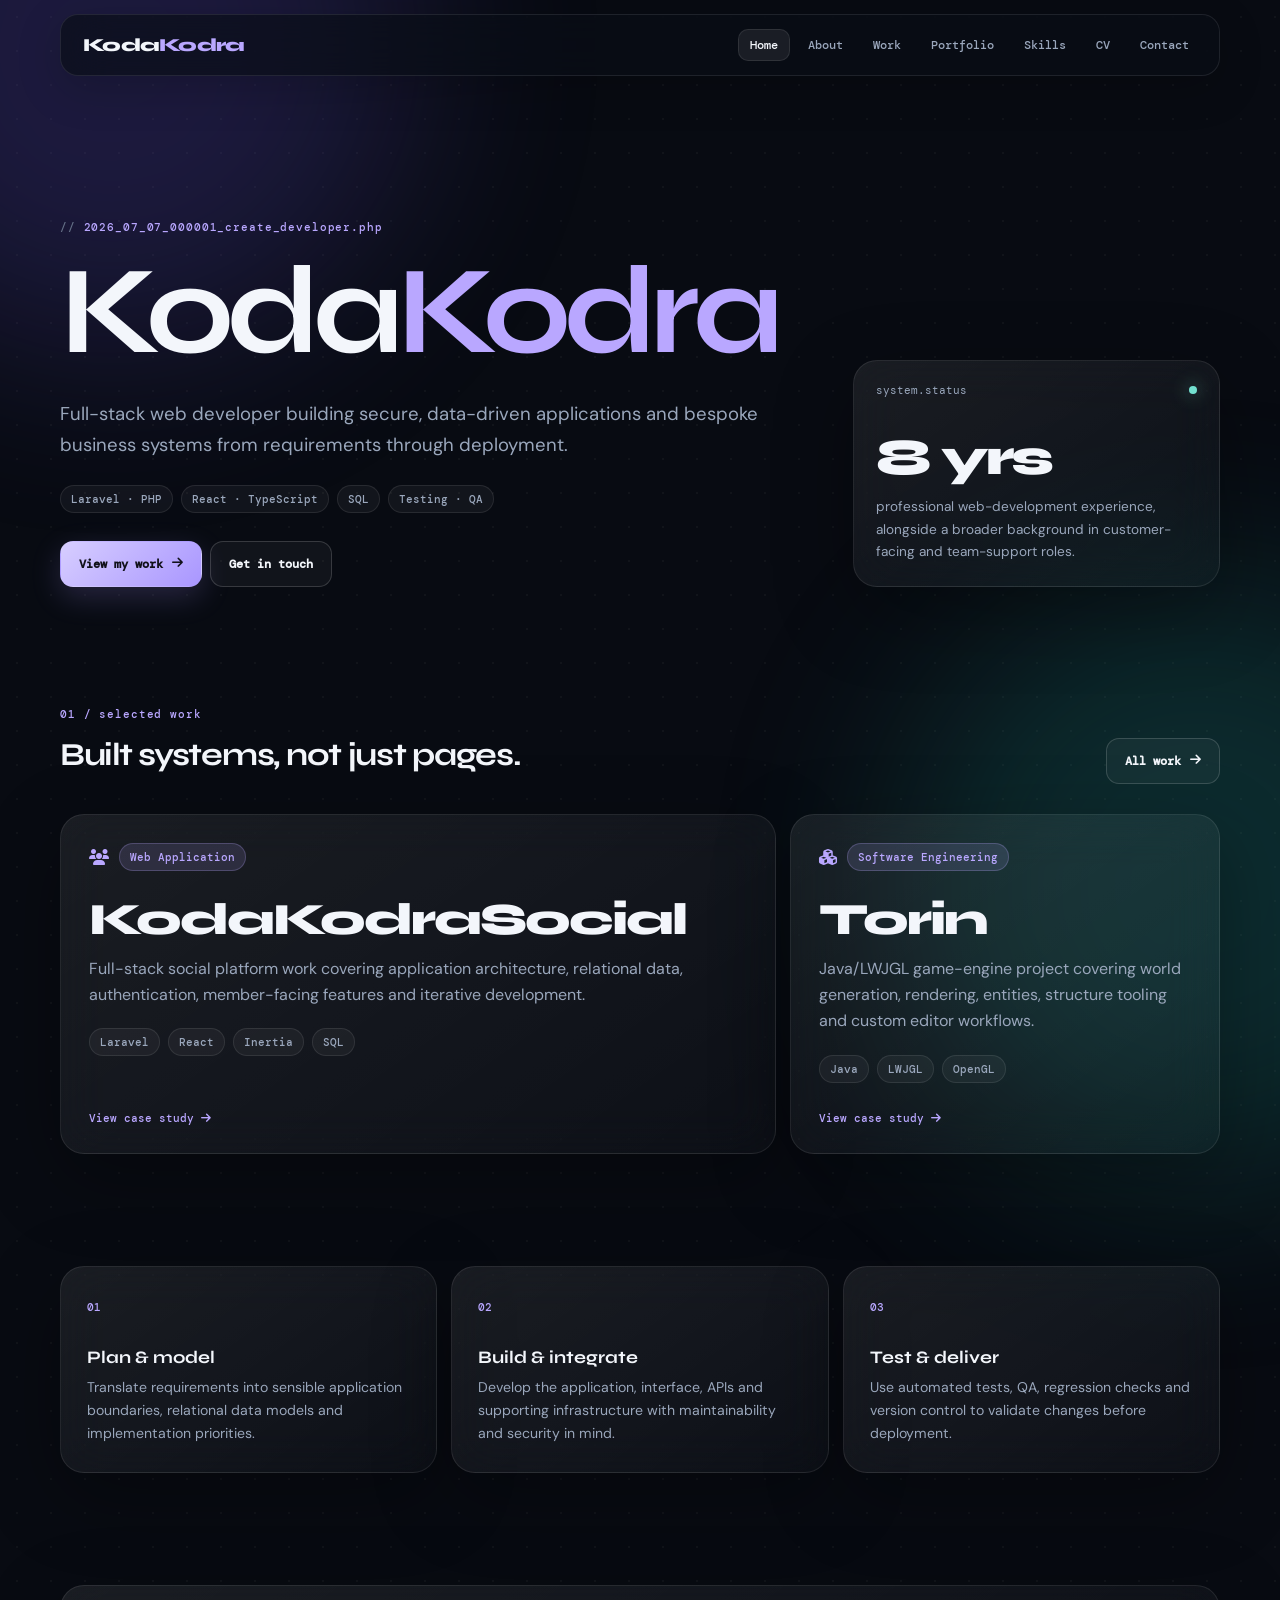
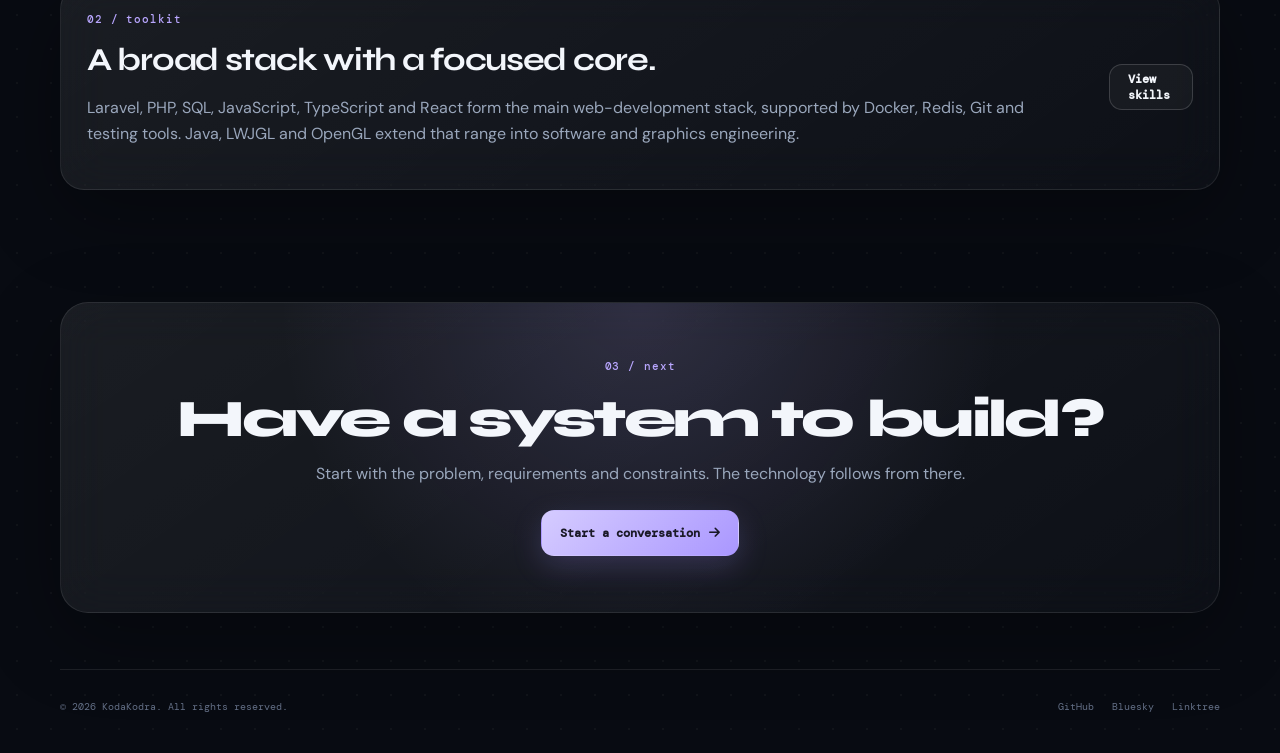
<file: index.html>
<!DOCTYPE html>
<html lang="en">
<head>
    <meta charset="UTF-8">
    <meta content="width=device-width, initial-scale=1.0" name="viewport">
    <meta content="KodaKodra — full-stack web developer building secure, data-driven applications and bespoke business systems."
          name="description">
    <meta content="KodaKodra — Full-Stack Web Developer" property="og:title">
    <meta content="Full-stack web development from requirements and architecture through testing and deployment."
          property="og:description">
    <meta content="website" property="og:type">
    <title>KodaKodra — Full-Stack Web Developer</title>
    <link href="https://cdnjs.cloudflare.com/ajax/libs/font-awesome/6.5.2/css/all.min.css" rel="stylesheet">
    <link href="style.css" rel="stylesheet">
</head>
<body>
<nav aria-label="Main navigation" class="nav" role="navigation"><a class="nav__logo"
                                                                   href="index.html">Koda<span>Kodra</span></a>
    <ul class="nav__links" role="list">
        <li><a aria-current="page" class="active" href="index.html">Home</a></li>
        <li><a href="about.html">About</a></li>
        <li><a href="projects.html">Work</a></li>
        <li><a href="portfolio/index.html">Portfolio</a></li>
        <li><a href="skills.html">Skills</a></li>
        <li><a href="cv.html">CV</a></li>
        <li><a href="contact.html">Contact</a></li>
    </ul>
    <button aria-expanded="false" aria-label="Open mobile menu" class="nav__burger">
        <span></span><span></span><span></span></button>
</nav>
<div class="nav__mobile"><a class="active" href="index.html">Home</a><a href="about.html">About</a><a
        href="projects.html">Work</a><a href="skills.html">Skills</a><a href="cv.html">CV</a><a href="contact.html">Contact</a>
</div>
<main class="page">
    <section class="hero hero--compact">
        <div class="shell hero__grid">
            <div class="hero__content"><p class="migration-label anim-fade-up"><span class="migration-label__file">2026_07_07_000001_create_developer.php</span>
            </p>
                <h1 class="hero__title anim-fade-up delay-1">Koda<span class="text-accent">Kodra</span></h1>
                <p class="hero__subtitle anim-fade-up delay-2">Full-stack web developer building secure, data-driven
                    applications and bespoke business systems from requirements through deployment.</p>
                <div class="hero__tags anim-fade-up delay-3"><span class="tag">Laravel · PHP</span><span class="tag">React · TypeScript</span><span
                        class="tag">SQL</span><span class="tag">Testing · QA</span></div>
                <div class="hero__ctas anim-fade-up delay-4"><a class="btn btn-primary" href="projects.html">View my
                    work <i class="fa-solid fa-arrow-right"></i></a><a class="btn btn-outline" href="contact.html">Get
                    in touch</a></div>
            </div>
            <aside class="hero__signal glass anim-fade-up delay-2">
                <div class="signal__top"><span>system.status</span><span aria-label="Available"
                                                                         class="signal__dot"></span></div>
                <div class="signal__metric">8 yrs</div>
                <p class="signal__copy">professional web-development experience, alongside a broader background in
                    customer-facing and team-support roles.</p></aside>
        </div>
    </section>
    <section class="section section--tight">
        <div class="shell">
            <div class="section-head">
                <div><p class="eyebrow">01 / selected work</p>
                    <h2 class="section-title">Built systems, not just pages.</h2></div>
                <a class="btn btn-outline" href="projects.html">All work <i class="fa-solid fa-arrow-right"></i></a>
            </div>
            <div class="featured-grid">
                <a class="featured-card featured-card--large glass" href="kodakodrasocial.html">
                    <div class="project-card__head"><i class="fa-solid fa-users"></i><span class="badge-custom">Web Application</span>
                    </div>
                    <h3 class="featured-card__title">KodaKodraSocial</h3>
                    <p>Full-stack social platform work covering application architecture, relational data,
                        authentication, member-facing features and iterative development.</p>
                    <div class="project-card__tags"><span class="tag">Laravel</span><span class="tag">React</span><span
                            class="tag">Inertia</span><span class="tag">SQL</span></div>
                    <span class="featured-card__link">View case study <i class="fa-solid fa-arrow-right"></i></span></a>
                <a class="featured-card glass" href="torin.html">
                    <div class="project-card__head"><i class="fa-solid fa-cubes"></i><span class="badge-custom">Software Engineering</span>
                    </div>
                    <h3 class="featured-card__title">Torin</h3>
                    <p>Java/LWJGL game-engine project covering world generation, rendering, entities, structure tooling
                        and custom editor workflows.</p>
                    <div class="project-card__tags"><span class="tag">Java</span><span class="tag">LWJGL</span><span
                            class="tag">OpenGL</span></div>
                    <span class="featured-card__link">View case study <i class="fa-solid fa-arrow-right"></i></span></a>
            </div>
        </div>
    </section>
    <section class="section section--tight">
        <div class="shell">
            <div class="capability-grid">
                <article class="capability glass"><span class="capability__number">01</span>
                    <h3>Plan & model</h3>
                    <p>Translate requirements into sensible application boundaries, relational data models and
                        implementation priorities.</p></article>
                <article class="capability glass"><span class="capability__number">02</span>
                    <h3>Build & integrate</h3>
                    <p>Develop the application, interface, APIs and supporting infrastructure with maintainability and
                        security in mind.</p></article>
                <article class="capability glass"><span class="capability__number">03</span>
                    <h3>Test & deliver</h3>
                    <p>Use automated tests, QA, regression checks and version control to validate changes before
                        deployment.</p></article>
            </div>
        </div>
    </section>
    <section class="section section--tight">
        <div class="shell">
            <div class="compact-strip glass">
                <div><p class="eyebrow">02 / toolkit</p>
                    <h2 class="section-title">A broad stack with a focused core.</h2>
                    <p class="text-muted-custom">Laravel, PHP, SQL, JavaScript, TypeScript and React form the main
                        web-development stack, supported by Docker, Redis, Git and testing tools. Java, LWJGL and OpenGL
                        extend that range into software and graphics engineering.</p></div>
                <a class="btn btn-outline" href="skills.html">View skills</a></div>
        </div>
    </section>
    <section class="section section--tight">
        <div class="shell">
            <div class="cta-card glass"><p class="eyebrow">03 / next</p>
                <h2 class="cta-card__title">Have a system to build?</h2>
                <p class="cta-card__text">Start with the problem, requirements and constraints. The technology follows
                    from there.</p><a class="btn btn-primary" href="contact.html">Start a conversation <i
                        class="fa-solid fa-arrow-right"></i></a></div>
        </div>
    </section>
</main>
<footer class="footer"><span class="footer__copy">© 2026 KodaKodra. All rights reserved.</span>
    <div class="footer__links"><a href="https://github.com/kodakodra" rel="noopener noreferrer"
                                  target="_blank">GitHub</a><a
            href="https://bsky.app/profile/kodakodra.bsky.social" rel="noopener noreferrer"
            target="_blank">Bluesky</a><a href="https://linktr.ee/kodakodra" rel="noopener noreferrer"
                                          target="_blank">Linktree</a></div>
</footer>
<script src="main.js"></script>
</body>
</html>
</file>
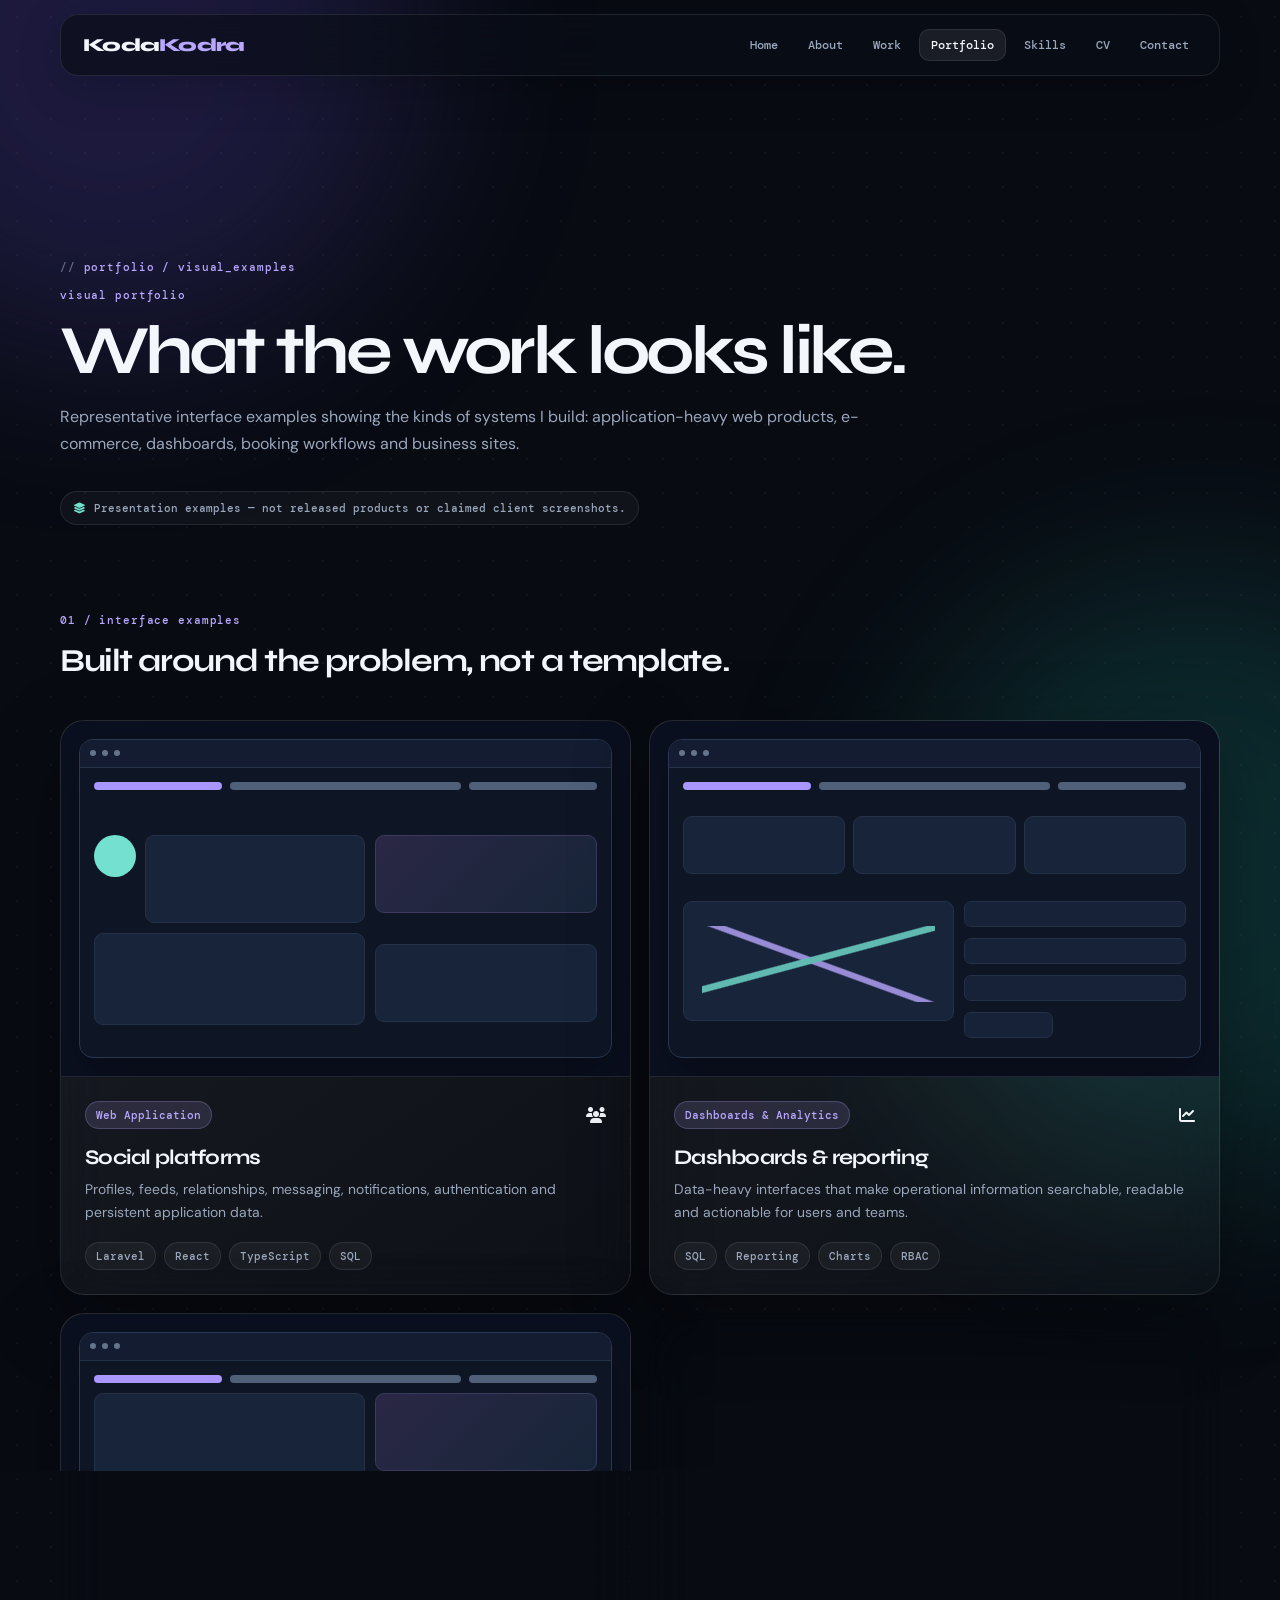
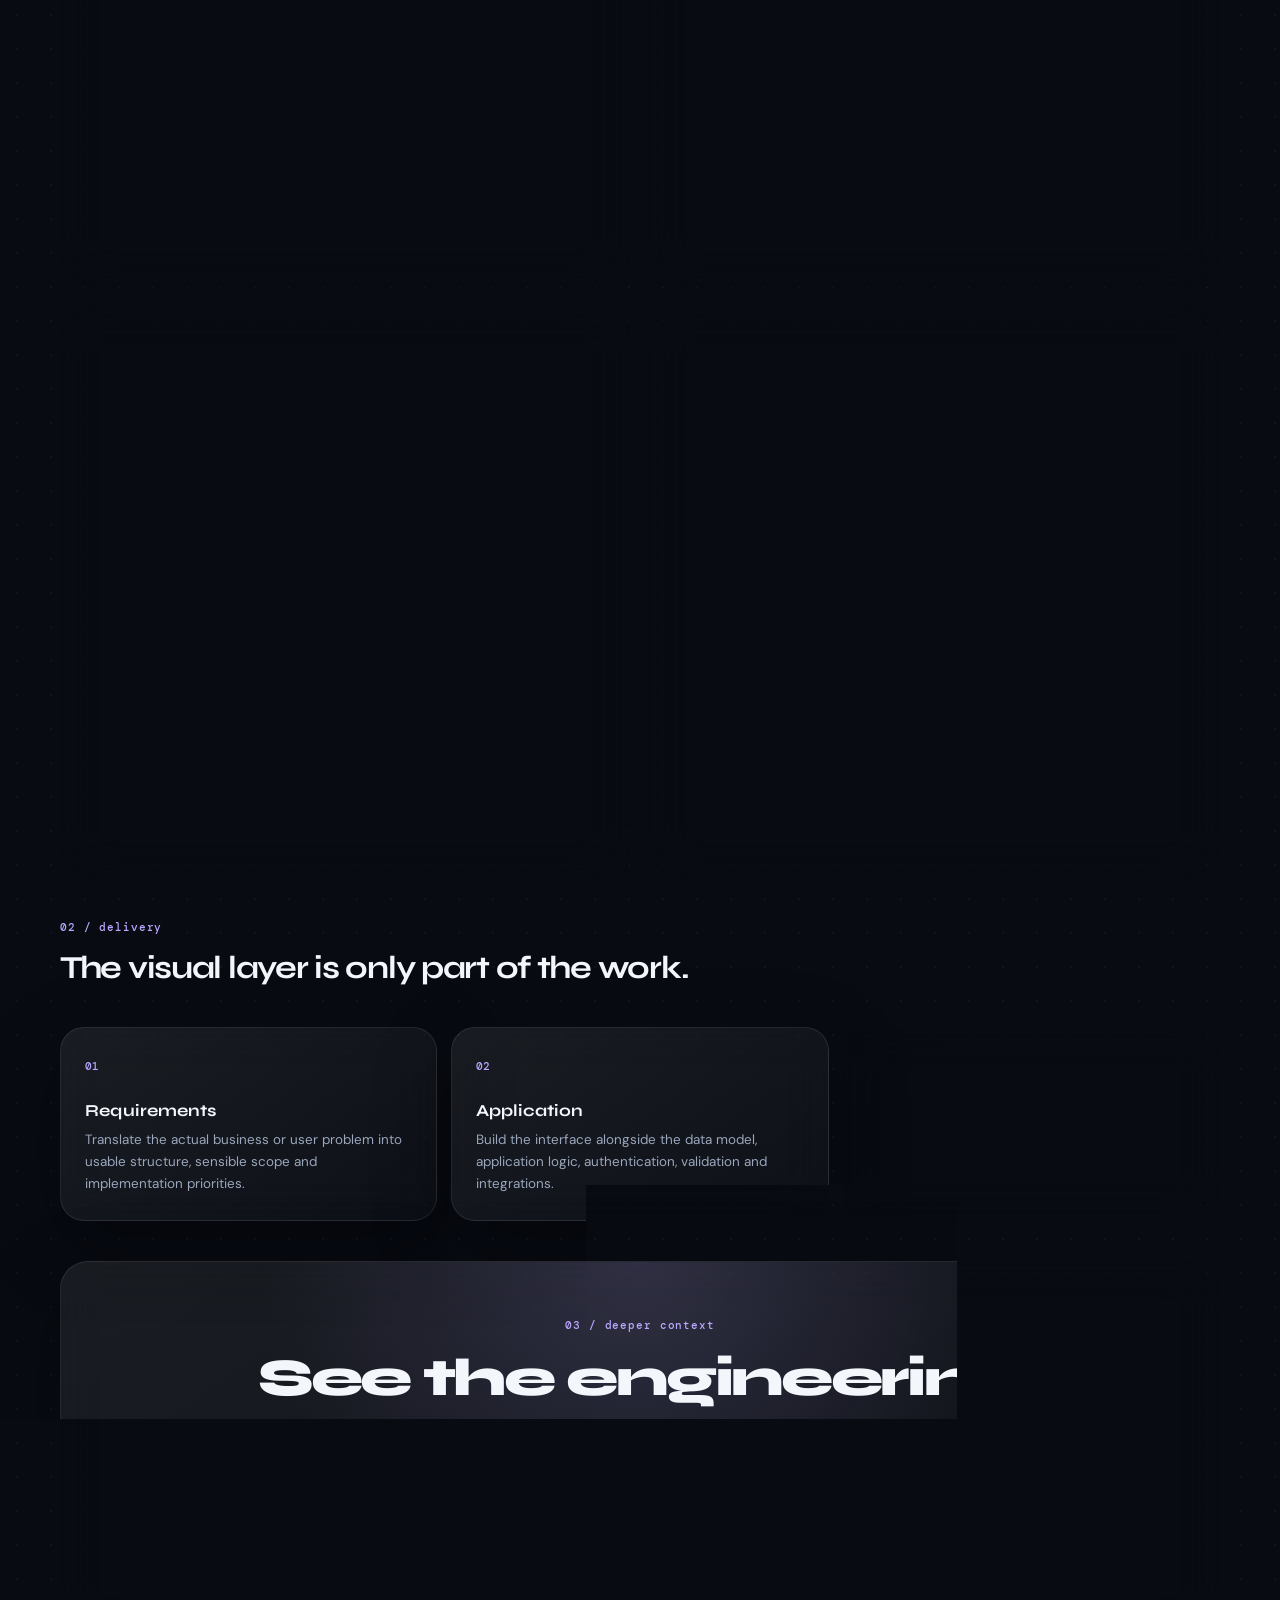
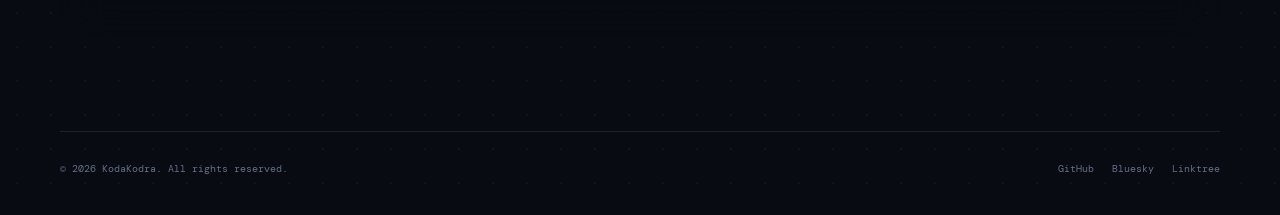
<file: portfolio/index.html>
<!DOCTYPE html>
<html lang="en">
<head>
    <meta charset="UTF-8">
    <meta content="width=device-width, initial-scale=1.0" name="viewport">
    <meta content="Visual portfolio for KodaKodra — representative interface examples across web applications, e-commerce, dashboards, booking systems and business websites."
          name="description">
    <title>Portfolio — KodaKodra</title>
    <link href="https://cdnjs.cloudflare.com/ajax/libs/font-awesome/6.5.2/css/all.min.css" rel="stylesheet">
    <link href="../style.css" rel="stylesheet">
    <link href="portfolio.css" rel="stylesheet">
</head>
<body>
<nav aria-label="Main navigation" class="nav" role="navigation"><a class="nav__logo" href="../index.html">Koda<span>Kodra</span></a>
    <ul class="nav__links" role="list">
        <li><a href="../index.html">Home</a></li>
        <li><a href="../about.html">About</a></li>
        <li><a href="../projects.html">Work</a></li>
        <li><a aria-current="page" class="active" href="index.html">Portfolio</a></li>
        <li><a href="../skills.html">Skills</a></li>
        <li><a href="../cv.html">CV</a></li>
        <li><a href="../contact.html">Contact</a></li>
    </ul>
    <button aria-expanded="false" aria-label="Open mobile menu" class="nav__burger">
        <span></span><span></span><span></span></button>
</nav>
<div class="nav__mobile"><a href="../index.html">Home</a><a href="../about.html">About</a><a href="../projects.html">Work</a><a
        class="active" href="index.html">Portfolio</a><a href="../skills.html">Skills</a><a href="../cv.html">CV</a><a
        href="../contact.html">Contact</a></div>
<main class="page">
    <div class="shell inner">
        <header class="portfolio-hero"><p class="migration-label"><span class="migration-label__file">portfolio / visual_examples</span>
        </p>
            <p class="eyebrow">visual portfolio</p>
            <h1 class="section-heading">What the work looks like.</h1>
            <p class="lead">Representative interface examples showing the kinds of systems I build: application-heavy
                web products, e-commerce, dashboards, booking workflows and business sites.</p>
            <div class="portfolio-note"><i class="fa-solid fa-layer-group"></i> Presentation examples — not released
                products or claimed client screenshots.
            </div>
        </header>
        <section class="section section--sub">
            <div class="section-head">
                <div><p class="eyebrow">01 / interface examples</p>
                    <h2 class="section-title">Built around the problem, not a template.</h2></div>
            </div>
            <div class="portfolio-grid">

                <article class="portfolio-item glass">
                    <div class="portfolio-visual">
                        <div class="preview-window">
                            <div class="preview-bar"><span class="preview-dot"></span><span
                                    class="preview-dot"></span><span class="preview-dot"></span></div>
                            <div class="preview-content">
                                <div class="preview-nav"><span></span><span></span><span></span></div>
                                <div class="preview-row">
                                    <div class="preview-col">
                                        <div class="preview-feed">
                                            <div class="preview-avatar"></div>
                                            <div class="preview-block"></div>
                                        </div>
                                        <div class="preview-block tall"></div>
                                    </div>
                                    <div class="preview-col">
                                        <div class="preview-block accent medium"></div>
                                        <div class="preview-block medium"></div>
                                    </div>
                                </div>
                            </div>
                        </div>
                    </div>
                    <div class="portfolio-body">
                        <div class="portfolio-head"><span class="badge-custom">Web Application</span><i
                                class="fa-solid fa-users"></i></div>
                        <h2 class="portfolio-title">Social platforms</h2>
                        <p>Profiles, feeds, relationships, messaging, notifications, authentication and persistent
                            application data.</p>
                        <div class="portfolio-tags"><span class="tag">Laravel</span><span class="tag">React</span><span
                                class="tag">TypeScript</span><span class="tag">SQL</span></div>
                    </div>
                </article>

                <article class="portfolio-item glass">
                    <div class="portfolio-visual">
                        <div class="preview-window">
                            <div class="preview-bar"><span class="preview-dot"></span><span
                                    class="preview-dot"></span><span class="preview-dot"></span></div>
                            <div class="preview-content">
                                <div class="preview-nav"><span></span><span></span><span></span></div>
                                <div class="preview-kpis">
                                    <div class="preview-block kpi"></div>
                                    <div class="preview-block kpi"></div>
                                    <div class="preview-block kpi"></div>
                                </div>
                                <div class="preview-row">
                                    <div class="preview-block preview-chart"></div>
                                    <div class="preview-list">
                                        <div></div>
                                        <div></div>
                                        <div></div>
                                        <div class="preview-button"></div>
                                    </div>
                                </div>
                            </div>
                        </div>
                    </div>
                    <div class="portfolio-body">
                        <div class="portfolio-head"><span class="badge-custom">Dashboards & Analytics</span><i
                                class="fa-solid fa-chart-line"></i></div>
                        <h2 class="portfolio-title">Dashboards & reporting</h2>
                        <p>Data-heavy interfaces that make operational information searchable, readable and actionable
                            for users and teams.</p>
                        <div class="portfolio-tags"><span class="tag">SQL</span><span class="tag">Reporting</span><span
                                class="tag">Charts</span><span class="tag">RBAC</span></div>
                    </div>
                </article>

                <article class="portfolio-item glass">
                    <div class="portfolio-visual">
                        <div class="preview-window">
                            <div class="preview-bar"><span class="preview-dot"></span><span
                                    class="preview-dot"></span><span class="preview-dot"></span></div>
                            <div class="preview-content">
                                <div class="preview-nav"><span></span><span></span><span></span></div>
                                <div class="preview-row">
                                    <div class="preview-col">
                                        <div class="preview-block large"></div>
                                        <div class="preview-block medium"></div>
                                    </div>
                                    <div class="preview-col">
                                        <div class="preview-block accent medium"></div>
                                        <div class="preview-block large"></div>
                                    </div>
                                </div>
                                <div class="preview-list">
                                    <div></div>
                                    <div></div>
                                    <div></div>
                                </div>
                            </div>
                        </div>
                    </div>
                    <div class="portfolio-body">
                        <div class="portfolio-head"><span class="badge-custom">eCommerce</span><i
                                class="fa-solid fa-cart-shopping"></i></div>
                        <h2 class="portfolio-title">E-commerce</h2>
                        <p>Storefronts with catalogue browsing, carts, checkout, payments, order handling and
                            transactional communication.</p>
                        <div class="portfolio-tags"><span class="tag">PHP</span><span class="tag">Stripe</span><span
                                class="tag">SQLite / SQL</span></div>
                    </div>
                </article>

                <article class="portfolio-item glass">
                    <div class="portfolio-visual">
                        <div class="preview-window">
                            <div class="preview-bar"><span class="preview-dot"></span><span
                                    class="preview-dot"></span><span class="preview-dot"></span></div>
                            <div class="preview-content">
                                <div class="preview-nav"><span></span><span></span><span></span></div>
                                <div class="preview-row">
                                    <div class="preview-calendar">
                                        <span></span><span></span><span></span><span></span><span></span><span></span><span></span><span></span><span></span><span></span><span></span><span></span><span></span><span></span><span></span><span></span><span></span><span></span><span></span><span></span><span></span><span></span><span></span><span></span><span></span><span></span><span></span><span></span><span></span><span></span><span></span><span></span><span></span><span></span><span></span>
                                    </div>
                                    <div class="preview-col">
                                        <div class="preview-block accent medium"></div>
                                        <div class="preview-block large"></div>
                                        <div class="preview-button"></div>
                                    </div>
                                </div>
                            </div>
                        </div>
                    </div>
                    <div class="portfolio-body">
                        <div class="portfolio-head"><span class="badge-custom">Booking Systems</span><i
                                class="fa-regular fa-calendar-check"></i></div>
                        <h2 class="portfolio-title">Booking & scheduling</h2>
                        <p>Availability-driven workflows with calendars, reservations, customer details, validation and
                            business rules.</p>
                        <div class="portfolio-tags"><span class="tag">Laravel</span><span class="tag">SQL</span><span
                                class="tag">Validation</span></div>
                    </div>
                </article>

                <article class="portfolio-item glass">
                    <div class="portfolio-visual">
                        <div class="preview-window">
                            <div class="preview-bar"><span class="preview-dot"></span><span
                                    class="preview-dot"></span><span class="preview-dot"></span></div>
                            <div class="preview-content">
                                <div class="preview-nav"><span></span><span></span><span></span></div>
                                <div class="preview-block accent hero-block"></div>
                                <div class="preview-kpis">
                                    <div class="preview-block kpi"></div>
                                    <div class="preview-block kpi"></div>
                                    <div class="preview-block kpi"></div>
                                </div>
                                <div class="preview-row">
                                    <div class="preview-block medium"></div>
                                    <div class="preview-block medium"></div>
                                </div>
                            </div>
                        </div>
                    </div>
                    <div class="portfolio-body">
                        <div class="portfolio-head"><span class="badge-custom">Business / Brochure</span><i
                                class="fa-solid fa-building"></i></div>
                        <h2 class="portfolio-title">Business websites</h2>
                        <p>Professional business and brochure sites built around information architecture, services,
                            enquiries and maintainable content.</p>
                        <div class="portfolio-tags"><span class="tag">HTML / CSS</span><span class="tag">PHP</span><span
                                class="tag">SEO</span><span class="tag">Accessibility</span></div>
                    </div>
                </article>

                <article class="portfolio-item glass">
                    <div class="portfolio-visual">
                        <div class="preview-window">
                            <div class="preview-bar"><span class="preview-dot"></span><span
                                    class="preview-dot"></span><span class="preview-dot"></span></div>
                            <div class="preview-content">
                                <div class="preview-nav"><span></span><span></span><span></span></div>
                                <div class="preview-row">
                                    <div class="preview-col">
                                        <div class="preview-block hero-block"></div>
                                        <div class="preview-row">
                                            <div class="preview-block medium"></div>
                                            <div class="preview-block medium"></div>
                                        </div>
                                    </div>
                                    <div class="preview-col">
                                        <div class="preview-block accent medium"></div>
                                        <div class="preview-list">
                                            <div></div>
                                            <div></div>
                                            <div></div>
                                        </div>
                                    </div>
                                </div>
                            </div>
                        </div>
                    </div>
                    <div class="portfolio-body">
                        <div class="portfolio-head"><span class="badge-custom">Portfolio / CMS</span><i
                                class="fa-solid fa-briefcase"></i></div>
                        <h2 class="portfolio-title">Portfolios & content sites</h2>
                        <p>Portfolio and content-driven sites designed to make work easy to browse while keeping SEO,
                            accessibility and maintenance in mind.</p>
                        <div class="portfolio-tags"><span class="tag">PHP</span><span class="tag">CMS</span><span
                                class="tag">SEO</span><span class="tag">Responsive UI</span></div>
                    </div>
                </article>

            </div>
        </section>
        <section class="section section--sub">
            <div class="section-head">
                <div><p class="eyebrow">02 / delivery</p>
                    <h2 class="section-title">The visual layer is only part of the work.</h2></div>
            </div>
            <div class="portfolio-process">
                <article class="portfolio-process__item glass"><span class="portfolio-process__number">01</span>
                    <h3>Requirements</h3>
                    <p>Translate the actual business or user problem into usable structure, sensible scope and
                        implementation priorities.</p></article>
                <article class="portfolio-process__item glass"><span class="portfolio-process__number">02</span>
                    <h3>Application</h3>
                    <p>Build the interface alongside the data model, application logic, authentication, validation and
                        integrations.</p></article>
                <article class="portfolio-process__item glass"><span class="portfolio-process__number">03</span>
                    <h3>Quality</h3>
                    <p>Test behaviour, fix regressions, refine usability and deliver a maintainable result rather than
                        stopping at the visual layer.</p></article>
            </div>
        </section>
        <section class="section section--sub">
            <div class="cta-card glass"><p class="eyebrow">03 / deeper context</p>
                <h2 class="cta-card__title">See the engineering behind the examples.</h2>
                <p class="cta-card__text">The Work section contains the projects and case studies where the technical
                    side can be explored in more detail.</p><a class="btn btn-primary" href="../projects.html">View Work
                    <i class="fa-solid fa-arrow-right"></i></a></div>
        </section>
    </div>
</main>
<footer class="footer"><span class="footer__copy">© 2026 KodaKodra. All rights reserved.</span>
    <div class="footer__links"><a href="https://github.com/kodakodra" rel="noopener noreferrer"
                                  target="_blank">GitHub</a><a href="https://bsky.app/profile/kodakodra.bsky.social"
                                                               rel="noopener noreferrer" target="_blank">Bluesky</a><a
            href="https://linktr.ee/kodakodra" rel="noopener noreferrer" target="_blank">Linktree</a></div>
</footer>
<script src="../main.js"></script>
</body>
</html>
</file>
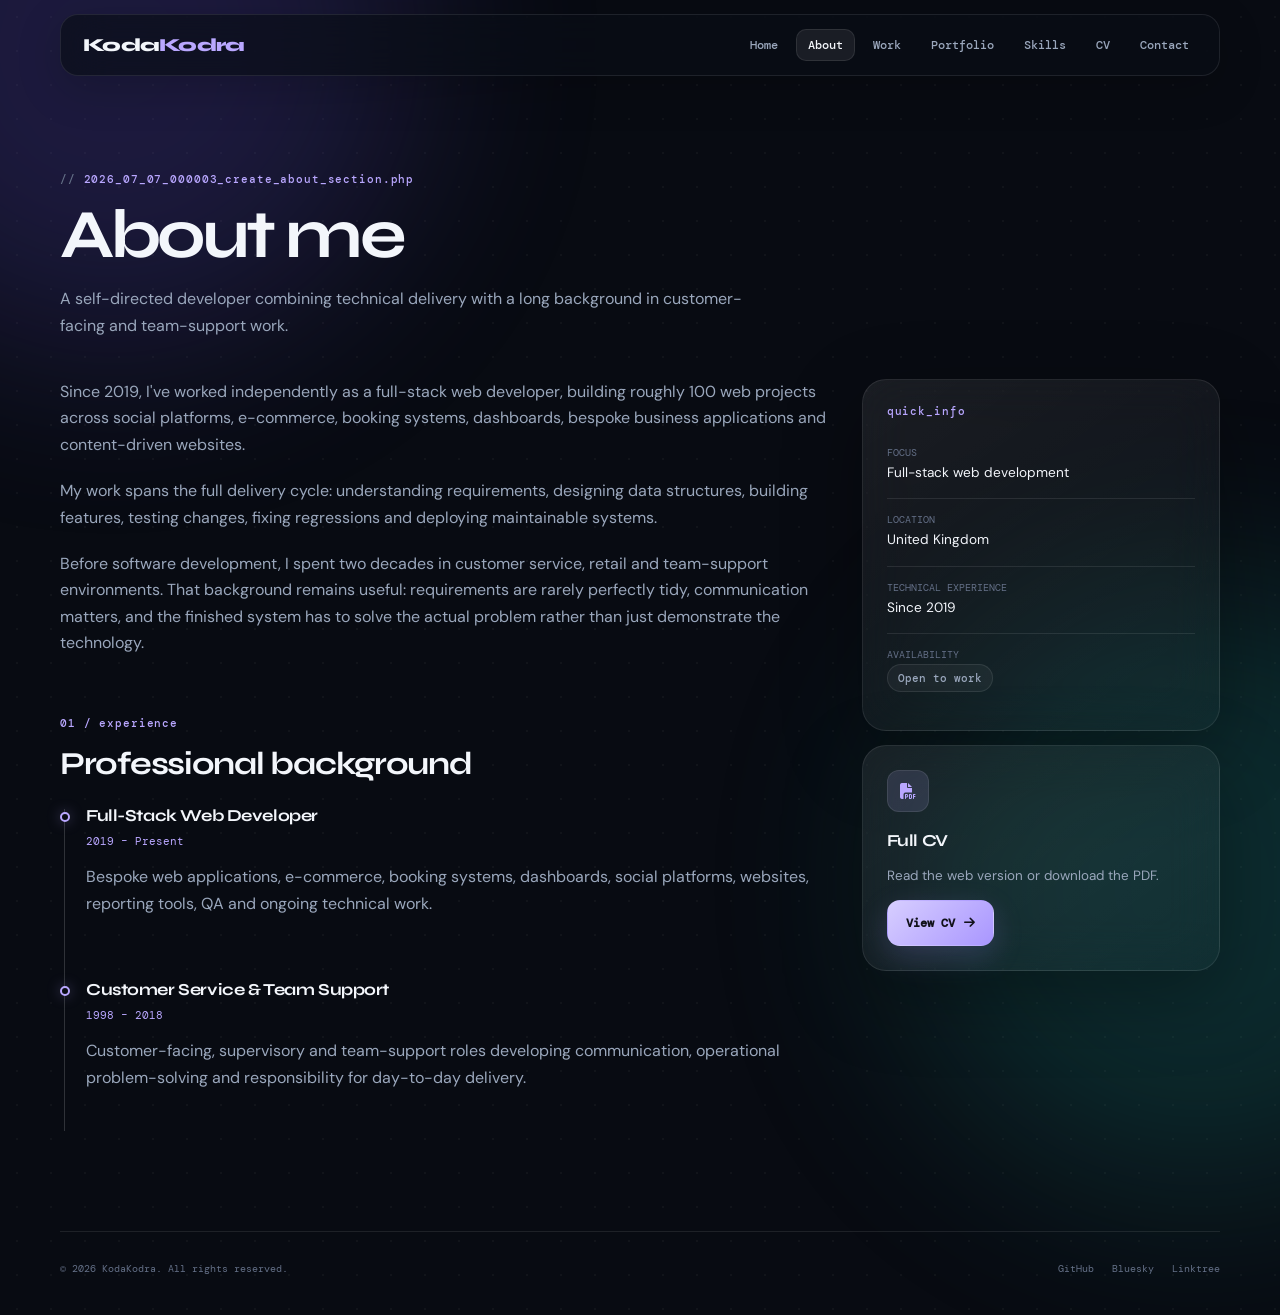
<file: about.html>
<!DOCTYPE html>
<html lang="en">
<head>
    <meta charset="UTF-8">
    <meta content="width=device-width, initial-scale=1.0" name="viewport">
    <meta content="About KodaKodra — full-stack web developer with a background in software development, operations and team support."
          name="description">
    <title>About — KodaKodra</title>
    <link href="https://cdnjs.cloudflare.com/ajax/libs/font-awesome/6.5.2/css/all.min.css" rel="stylesheet">
    <link href="style.css" rel="stylesheet">
</head>
<body>
<nav aria-label="Main navigation" class="nav" role="navigation"><a class="nav__logo"
                                                                   href="index.html">Koda<span>Kodra</span></a>
    <ul class="nav__links" role="list">
        <li><a href="index.html">Home</a></li>
        <li><a aria-current="page" class="active" href="about.html">About</a></li>
        <li><a href="projects.html">Work</a></li>
        <li><a href="portfolio/index.html">Portfolio</a></li>
        <li><a href="skills.html">Skills</a></li>
        <li><a href="cv.html">CV</a></li>
        <li><a href="contact.html">Contact</a></li>
    </ul>
    <button aria-expanded="false" aria-label="Open mobile menu" class="nav__burger">
        <span></span><span></span><span></span></button>
</nav>
<div class="nav__mobile"><a href="index.html">Home</a><a class="active" href="about.html">About</a><a
        href="projects.html">Work</a><a href="skills.html">Skills</a><a href="cv.html">CV</a><a href="contact.html">Contact</a>
</div>
<main class="page">
    <div class="shell inner">
        <header class="page-intro"><p class="migration-label"><span class="migration-label__file">2026_07_07_000003_create_about_section.php</span>
        </p>
            <h1 class="section-heading">About me</h1>
            <p class="lead">A self-directed developer combining technical delivery with a long background in
                customer-facing and team-support work.</p></header>
        <div class="split">
            <div>
                <div class="prose"><p>Since 2019, I've worked independently as a full-stack web developer, building
                    roughly 100 web projects across social platforms, e-commerce, booking systems, dashboards, bespoke
                    business applications and content-driven websites.</p>
                    <p>My work spans the full delivery cycle: understanding requirements, designing data structures,
                        building features, testing changes, fixing regressions and deploying maintainable systems.</p>
                    <p>Before software development, I spent two decades in customer service, retail and team-support
                        environments. That background remains useful: requirements are rarely perfectly tidy,
                        communication matters, and the finished system has to solve the actual problem rather than just
                        demonstrate the technology.</p></div>
                <section class="section section--sub"><p class="eyebrow">01 / experience</p>
                    <h2 class="section-title">Professional background</h2>
                    <div class="timeline">
                        <div class="timeline-item">
                            <div class="timeline-marker"></div>
                            <h3 class="timeline-title">Full-Stack Web Developer</h3>
                            <p class="timeline-period">2019 – Present</p>
                            <p class="text-muted-custom">Bespoke web applications, e-commerce, booking systems,
                                dashboards, social platforms, websites, reporting tools, QA and ongoing technical
                                work.</p></div>
                        <div class="timeline-item">
                            <div class="timeline-marker"></div>
                            <h3 class="timeline-title">Customer Service & Team Support</h3>
                            <p class="timeline-period">1998 – 2018</p>
                            <p class="text-muted-custom">Customer-facing, supervisory and team-support roles developing
                                communication, operational problem-solving and responsibility for day-to-day
                                delivery.</p></div>
                    </div>
                </section>
            </div>
            <aside>
                <div class="info-card glass"><p class="eyebrow">quick_info</p>
                    <div class="info-card__item">
                        <div class="info-card__label">Focus</div>
                        <div class="info-card__value">Full-stack web development</div>
                    </div>
                    <div class="info-card__item">
                        <div class="info-card__label">Location</div>
                        <div class="info-card__value">United Kingdom</div>
                    </div>
                    <div class="info-card__item">
                        <div class="info-card__label">Technical experience</div>
                        <div class="info-card__value">Since 2019</div>
                    </div>
                    <div class="info-card__item">
                        <div class="info-card__label">Availability</div>
                        <div class="info-card__value"><span class="tag">Open to work</span></div>
                    </div>
                </div>
                <div class="download-card glass">
                    <div class="download-card__icon"><i class="fas fa-file-pdf"></i></div>
                    <h3 class="download-card__title">Full CV</h3>
                    <p class="download-card__text">Read the web version or download the PDF.</p><a
                        class="btn btn-primary"
                        href="cv.html">View
                    CV <i class="fas fa-arrow-right"></i></a></div>
            </aside>
        </div>
    </div>
</main>
<footer class="footer"><span class="footer__copy">© 2026 KodaKodra. All rights reserved.</span>
    <div class="footer__links"><a href="https://github.com/kodakodra" rel="noopener noreferrer"
                                  target="_blank">GitHub</a><a
            href="https://bsky.app/profile/kodakodra.bsky.social" rel="noopener noreferrer"
            target="_blank">Bluesky</a><a href="https://linktr.ee/kodakodra" rel="noopener noreferrer"
                                          target="_blank">Linktree</a></div>
</footer>
<script src="main.js"></script>
</body>
</html>
</file>
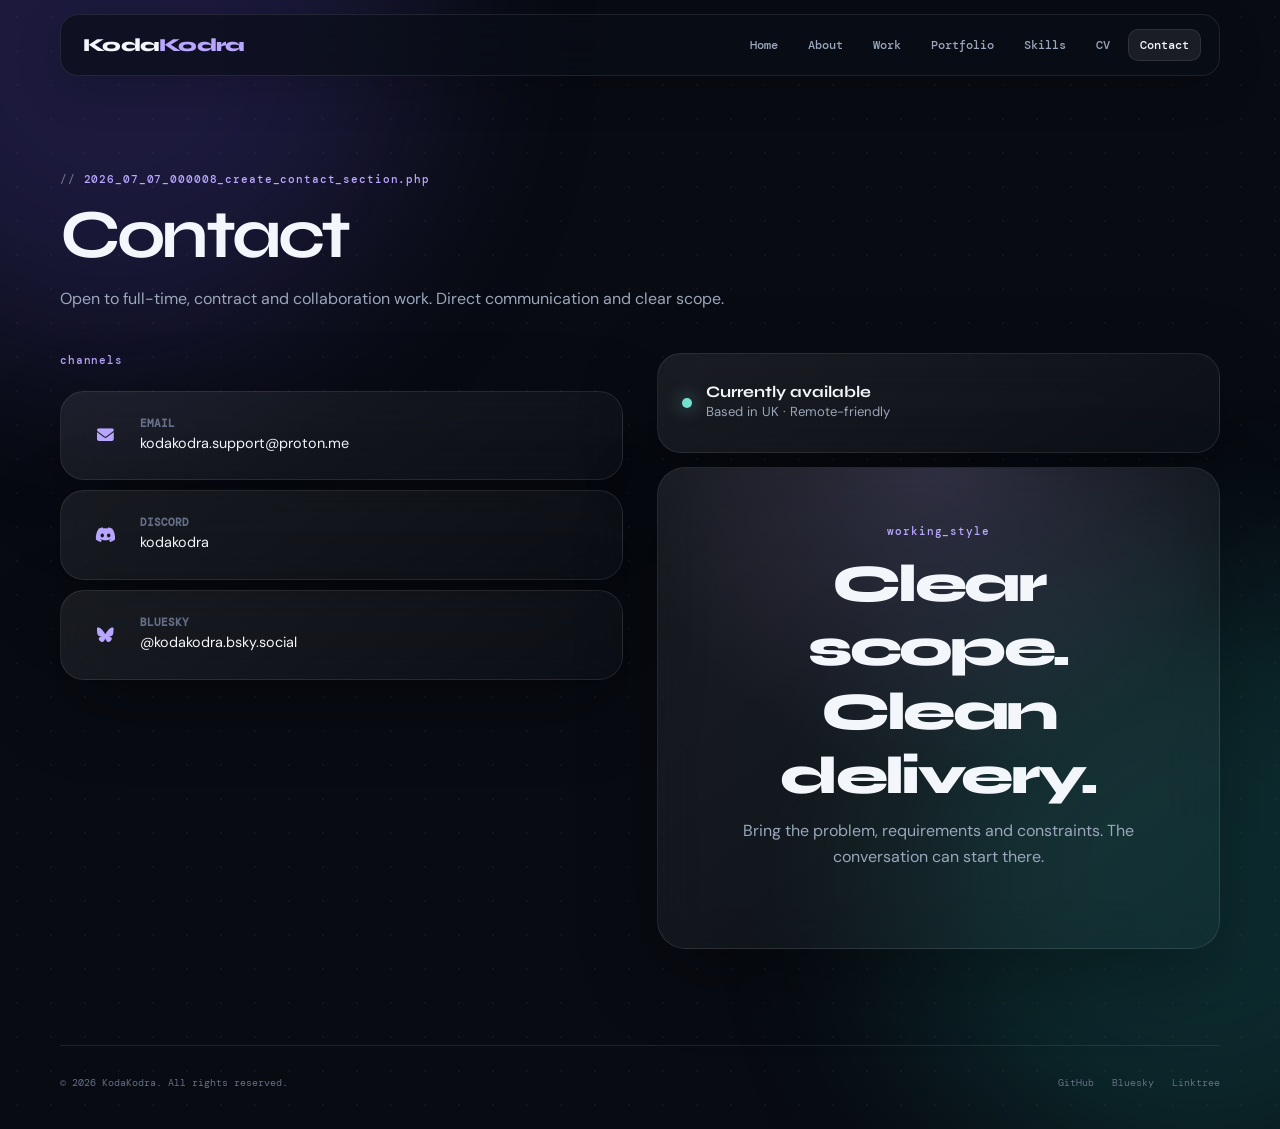
<file: contact.html>
<!DOCTYPE html>
<html lang="en">
<head>
    <meta charset="UTF-8">
    <meta content="width=device-width, initial-scale=1.0" name="viewport">
    <meta content="Contact KodaKodra about full-time, contract or collaboration work." name="description">
    <title>Contact — KodaKodra</title>
    <link href="https://cdnjs.cloudflare.com/ajax/libs/font-awesome/6.5.2/css/all.min.css" rel="stylesheet">
    <link href="style.css" rel="stylesheet">
</head>
<body>
<nav aria-label="Main navigation" class="nav" role="navigation"><a class="nav__logo"
                                                                   href="index.html">Koda<span>Kodra</span></a>
    <ul class="nav__links" role="list">
        <li><a href="index.html">Home</a></li>
        <li><a href="about.html">About</a></li>
        <li><a href="projects.html">Work</a></li>
        <li><a href="portfolio/index.html">Portfolio</a></li>
        <li><a href="skills.html">Skills</a></li>
        <li><a href="cv.html">CV</a></li>
        <li><a aria-current="page" class="active" href="contact.html">Contact</a></li>
    </ul>
    <button aria-expanded="false" aria-label="Open mobile menu" class="nav__burger">
        <span></span><span></span><span></span></button>
</nav>
<div class="nav__mobile"><a href="index.html">Home</a><a href="about.html">About</a><a href="projects.html">Work</a><a
        href="skills.html">Skills</a><a href="cv.html">CV</a><a class="active" href="contact.html">Contact</a></div>
<main class="page">
    <div class="shell inner">
        <header class="page-intro"><p class="migration-label"><span class="migration-label__file">2026_07_07_000008_create_contact_section.php</span>
        </p>
            <h1 class="section-heading">Contact</h1>
            <p class="lead">Open to full-time, contract and collaboration work. Direct communication and clear
                scope.</p></header>
        <div class="contact-grid">
            <section><p class="eyebrow">channels</p>
                <div class="contact-links"><a class="contact-link-card glass" href="mailto:kodakodradev@gmail.com"><i
                        class="fa-solid fa-envelope contact-link-card__icon"></i>
                    <div>
                        <div class="contact-link-card__title">Email</div>
                        <div class="contact-link-card__value">kodakodra.support@proton.me</div>
                    </div>
                </a>
                    <div class="contact-link-card glass"><i class="fa-brands fa-discord contact-link-card__icon"></i>
                        <div>
                            <div class="contact-link-card__title">Discord</div>
                            <div class="contact-link-card__value">kodakodra</div>
                        </div>
                    </div>
                    <a class="contact-link-card glass" href="https://bsky.app/profile/kodakodra.bsky.social"
                       rel="noopener noreferrer"
                       target="_blank"><i class="fa-brands fa-bluesky contact-link-card__icon"></i>
                        <div>
                            <div class="contact-link-card__title">Bluesky</div>
                            <div class="contact-link-card__value">@kodakodra.bsky.social</div>
                        </div>
                    </a></div>
            </section>
            <aside>
                <div class="availability-banner glass">
                    <div class="availability-banner__dot"></div>
                    <div>
                        <div class="availability-banner__title">Currently available</div>
                        <div class="text-muted-custom small">Based in UK · Remote-friendly</div>
                    </div>
                </div>
                <div class="cta-card glass contact-cta"><p class="eyebrow">working_style</p>
                    <h2 class="cta-card__title">Clear scope. Clean delivery.</h2>
                    <p class="cta-card__text">Bring the problem, requirements and constraints. The conversation can
                        start there.</p></div>
            </aside>
        </div>
    </div>
</main>
<footer class="footer"><span class="footer__copy">© 2026 KodaKodra. All rights reserved.</span>
    <div class="footer__links"><a href="https://github.com/kodakodra" rel="noopener noreferrer"
                                  target="_blank">GitHub</a><a
            href="https://bsky.app/profile/kodakodra.bsky.social" rel="noopener noreferrer"
            target="_blank">Bluesky</a><a href="https://linktr.ee/kodakodra" rel="noopener noreferrer"
                                          target="_blank">Linktree</a></div>
</footer>
<script src="main.js"></script>
</body>
</html>
</file>
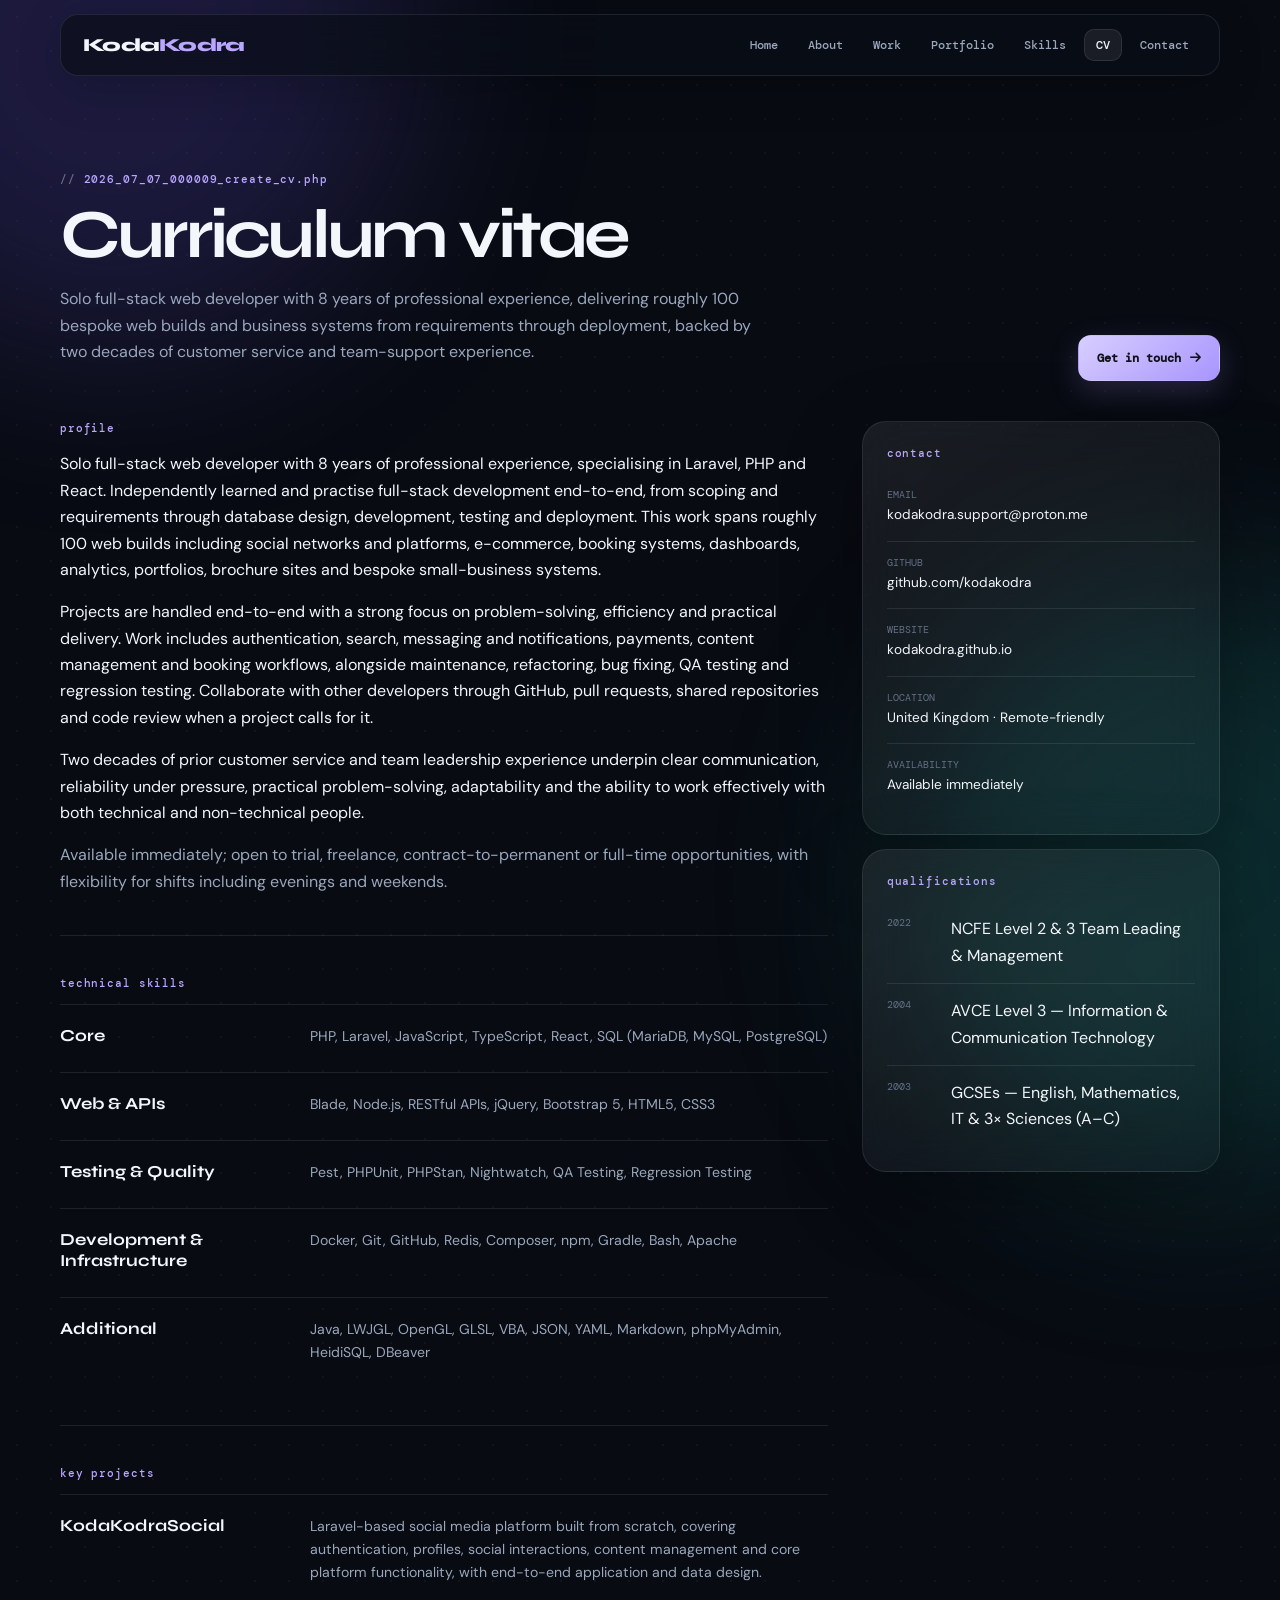
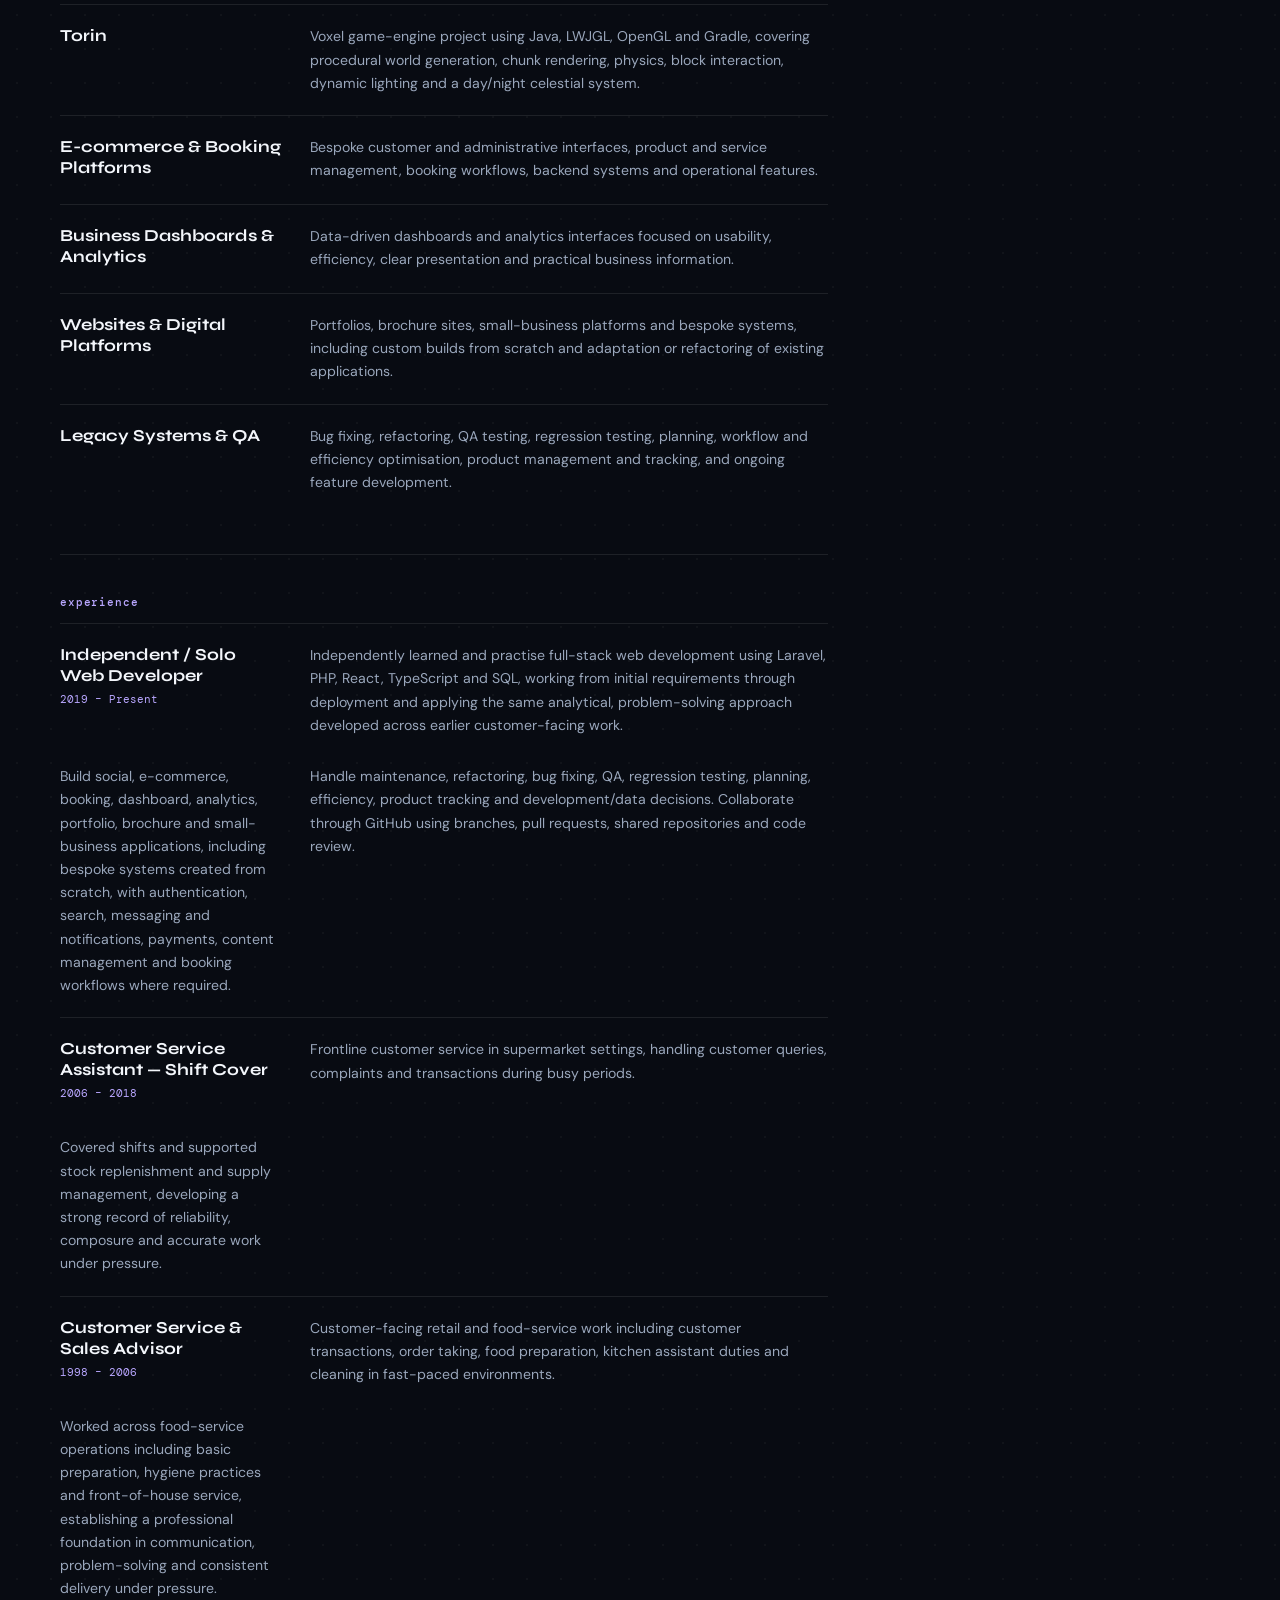
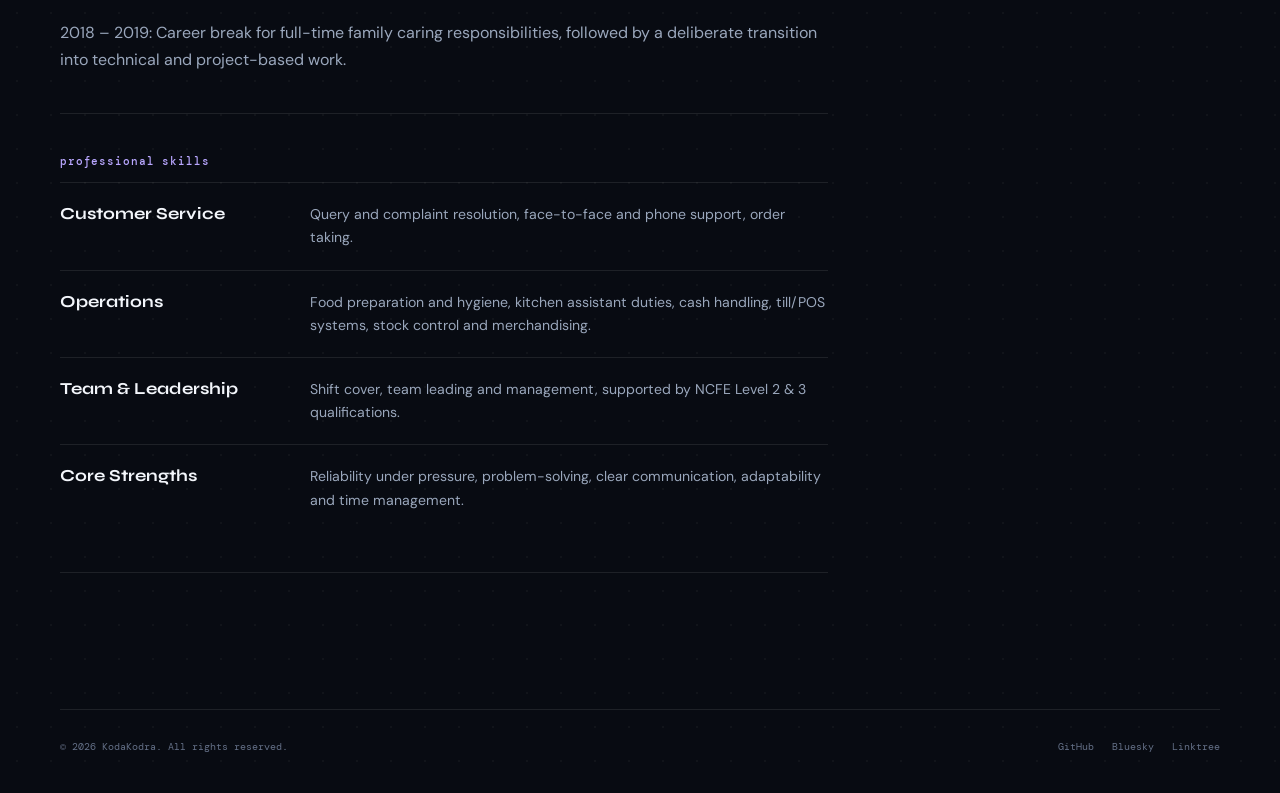
<file: cv.html>
<!DOCTYPE html>
<html lang="en">
<head>
    <meta charset="UTF-8">
    <meta content="width=device-width, initial-scale=1.0" name="viewport">
    <meta content="CV for KodaKodra — full-stack web developer with 8 years of professional experience and two decades of customer service experience."
          name="description">
    <meta content="KodaKodra — Curriculum Vitae" property="og:title">
    <meta content="Full-stack web developer with experience across web applications, business systems, software engineering, QA and customer service."
          property="og:description">
    <meta content="website" property="og:type">
    <title>CV — KodaKodra</title>
    <link href="https://cdnjs.cloudflare.com/ajax/libs/font-awesome/6.5.2/css/all.min.css" rel="stylesheet">
    <link href="style.css" rel="stylesheet">
</head>
<body>
<nav aria-label="Main navigation" class="nav" role="navigation"><a class="nav__logo"
                                                                   href="index.html">Koda<span>Kodra</span></a>
    <ul class="nav__links" role="list">
        <li><a href="index.html">Home</a></li>
        <li><a href="about.html">About</a></li>
        <li><a href="projects.html">Work</a></li>
        <li><a href="portfolio/index.html">Portfolio</a></li>
        <li><a href="skills.html">Skills</a></li>
        <li><a aria-current="page" class="active" href="cv.html">CV</a></li>
        <li><a href="contact.html">Contact</a></li>
    </ul>
    <button aria-expanded="false" aria-label="Open mobile menu" class="nav__burger">
        <span></span><span></span><span></span></button>
</nav>
<div class="nav__mobile"><a href="index.html">Home</a><a href="about.html">About</a><a href="projects.html">Work</a><a
        href="skills.html">Skills</a><a class="active" href="cv.html">CV</a><a href="contact.html">Contact</a></div>

<main class="page">
    <div class="shell inner">
        <header class="page-intro cv-header">
            <div>
                <p class="migration-label"><span class="migration-label__file">2026_07_07_000009_create_cv.php</span>
                </p>
                <h1 class="section-heading">Curriculum vitae</h1>
                <p class="lead">Solo full-stack web developer with 8 years of professional experience, delivering
                    roughly 100 bespoke
                    web builds and business systems from requirements through deployment, backed by two decades of
                    customer service and team-support experience.</p>
            </div>
            <a class="btn btn-primary" href="contact.html">Get in touch <i class="fas fa-arrow-right"></i></a>
        </header>

        <div class="cv-layout">
            <main>
                <section class="cv-section">
                    <p class="eyebrow">profile</p>
                    <p>Solo full-stack web developer with 8 years of professional experience, specialising in Laravel,
                        PHP and React.
                        Independently learned and practise full-stack development end-to-end, from scoping and
                        requirements
                        through database design, development, testing and deployment. This work spans roughly 100 web
                        builds
                        including social networks and platforms, e-commerce, booking systems, dashboards, analytics,
                        portfolios, brochure sites and bespoke small-business systems.</p>
                    <p>Projects are handled end-to-end with a strong focus on problem-solving, efficiency and practical
                        delivery. Work includes authentication, search, messaging and notifications, payments, content
                        management and booking workflows, alongside maintenance, refactoring, bug fixing, QA testing and
                        regression testing. Collaborate with other developers through GitHub, pull requests, shared
                        repositories and code review when a project calls for it.</p>
                    <p>Two decades of prior customer service and team leadership experience underpin clear
                        communication,
                        reliability under pressure, practical problem-solving, adaptability and the ability to work
                        effectively with both technical and non-technical people.</p>
                    <p>Available immediately; open to trial, freelance, contract-to-permanent or full-time
                        opportunities,
                        with flexibility for shifts including evenings and weekends.</p>
                </section>

                <section class="cv-section">
                    <p class="eyebrow">technical skills</p>
                    <div class="cv-entry">
                        <div><h2>Core</h2></div>
                        <p>PHP, Laravel, JavaScript, TypeScript, React, SQL (MariaDB, MySQL, PostgreSQL)</p>
                    </div>
                    <div class="cv-entry">
                        <div><h2>Web & APIs</h2></div>
                        <p>Blade, Node.js, RESTful APIs, jQuery, Bootstrap 5, HTML5, CSS3</p>
                    </div>
                    <div class="cv-entry">
                        <div><h2>Testing & Quality</h2></div>
                        <p>Pest, PHPUnit, PHPStan, Nightwatch, QA Testing, Regression Testing</p>
                    </div>
                    <div class="cv-entry">
                        <div><h2>Development & Infrastructure</h2></div>
                        <p>Docker, Git, GitHub, Redis, Composer, npm, Gradle, Bash, Apache</p>
                    </div>
                    <div class="cv-entry">
                        <div><h2>Additional</h2></div>
                        <p>Java, LWJGL, OpenGL, GLSL, VBA, JSON, YAML, Markdown, phpMyAdmin, HeidiSQL, DBeaver</p>
                    </div>
                </section>

                <section class="cv-section">
                    <p class="eyebrow">key projects</p>
                    <div class="cv-entry">
                        <div><h2>KodaKodraSocial</h2></div>
                        <p>Laravel-based social media platform built from scratch, covering authentication, profiles,
                            social interactions,
                            content management and core platform functionality, with end-to-end application and data
                            design.</p>
                    </div>
                    <div class="cv-entry">
                        <div><h2>Torin</h2></div>
                        <p>Voxel game-engine project using Java, LWJGL, OpenGL and Gradle, covering procedural world
                            generation, chunk rendering, physics, block interaction, dynamic lighting and a day/night
                            celestial system.</p>
                    </div>
                    <div class="cv-entry">
                        <div><h2>E-commerce & Booking Platforms</h2></div>
                        <p>Bespoke customer and administrative interfaces, product and service management, booking
                            workflows, backend systems and operational features.</p>
                    </div>
                    <div class="cv-entry">
                        <div><h2>Business Dashboards & Analytics</h2></div>
                        <p>Data-driven dashboards and analytics interfaces focused on usability, efficiency, clear
                            presentation and practical business information.</p>
                    </div>
                    <div class="cv-entry">
                        <div><h2>Websites & Digital Platforms</h2></div>
                        <p>Portfolios, brochure sites, small-business platforms and bespoke systems, including custom
                            builds from scratch
                            and adaptation or refactoring of existing applications.</p>
                    </div>
                    <div class="cv-entry">
                        <div><h2>Legacy Systems & QA</h2></div>
                        <p>Bug fixing, refactoring, QA testing, regression testing, planning, workflow and efficiency
                            optimisation,
                            product management and tracking, and ongoing feature development.</p>
                    </div>
                </section>

                <section class="cv-section">
                    <p class="eyebrow">experience</p>
                    <div class="cv-entry">
                        <div><h2>Independent / Solo Web Developer</h2>
                            <p class="timeline-period">2019 – Present</p></div>
                        <p>Independently learned and practise full-stack web development using Laravel, PHP, React,
                            TypeScript and SQL,
                            working from initial requirements through deployment and applying the same analytical,
                            problem-solving approach developed across earlier customer-facing work.</p>
                        <p>Build social, e-commerce, booking, dashboard, analytics, portfolio, brochure and
                            small-business applications,
                            including bespoke systems created from scratch, with authentication, search, messaging and
                            notifications, payments, content management and booking workflows where required.</p>
                        <p>Handle maintenance, refactoring, bug fixing, QA, regression testing, planning, efficiency,
                            product tracking and development/data decisions. Collaborate through GitHub using branches,
                            pull requests, shared repositories and code review.</p>
                    </div>

                    <div class="cv-entry">
                        <div><h2>Customer Service Assistant — Shift Cover</h2>
                            <p class="timeline-period">2006 – 2018</p></div>
                        <p>Frontline customer service in supermarket settings, handling customer queries, complaints
                            and transactions during busy periods.</p>
                        <p>Covered shifts and supported stock replenishment and supply management, developing a strong
                            record of reliability, composure and accurate work under pressure.</p>
                    </div>

                    <div class="cv-entry">
                        <div><h2>Customer Service & Sales Advisor</h2>
                            <p class="timeline-period">1998 – 2006</p></div>
                        <p>Customer-facing retail and food-service work including customer transactions, order taking,
                            food preparation, kitchen assistant duties and cleaning in fast-paced environments.</p>
                        <p>Worked across food-service operations including basic preparation, hygiene practices and
                            front-of-house service, establishing a professional foundation in communication,
                            problem-solving and consistent delivery under pressure.</p>
                    </div>

                    <p class="cv-note">2018 – 2019: Career break for full-time family caring responsibilities, followed
                        by a deliberate transition into technical and project-based work.</p>
                </section>

                <section class="cv-section">
                    <p class="eyebrow">professional skills</p>
                    <div class="cv-entry">
                        <div><h2>Customer Service</h2></div>
                        <p>Query and complaint resolution, face-to-face and phone support, order taking.</p>
                    </div>
                    <div class="cv-entry">
                        <div><h2>Operations</h2></div>
                        <p>Food preparation and hygiene, kitchen assistant duties, cash handling, till/POS systems,
                            stock control and merchandising.</p>
                    </div>
                    <div class="cv-entry">
                        <div><h2>Team & Leadership</h2></div>
                        <p>Shift cover, team leading and management, supported by NCFE Level 2 & 3 qualifications.</p>
                    </div>
                    <div class="cv-entry">
                        <div><h2>Core Strengths</h2></div>
                        <p>Reliability under pressure, problem-solving, clear communication, adaptability and time
                            management.</p>
                    </div>
                </section>
            </main>

            <aside>
                <div class="info-card glass">
                    <p class="eyebrow">contact</p>
                    <div class="info-card__item">
                        <div class="info-card__label">Email</div>
                        <div class="info-card__value"><a href="mailto:kodakodra.support@proton.me">kodakodra.support@proton.me</a></div>
                    </div>
                    <div class="info-card__item">
                        <div class="info-card__label">GitHub</div>
                        <div class="info-card__value"><a href="https://github.com/kodakodra" rel="noopener noreferrer"
                                                         target="_blank">github.com/kodakodra</a></div>
                    </div>
                    <div class="info-card__item">
                        <div class="info-card__label">Website</div>
                        <div class="info-card__value"><a href="https://kodakodra.github.io" rel="noopener noreferrer"
                                                         target="_blank">kodakodra.github.io</a></div>
                    </div>
                    <div class="info-card__item">
                        <div class="info-card__label">Location</div>
                        <div class="info-card__value">United Kingdom · Remote-friendly</div>
                    </div>
                    <div class="info-card__item">
                        <div class="info-card__label">Availability</div>
                        <div class="info-card__value">Available immediately</div>
                    </div>
                </div>

                <div class="qualifications-card glass">
                    <p class="eyebrow">qualifications</p>
                    <div class="qualification-item"><span class="qualification-year">2022</span><span>NCFE Level 2 & 3 Team Leading & Management</span>
                    </div>
                    <div class="qualification-item"><span class="qualification-year">2004</span><span>AVCE Level 3 — Information & Communication Technology</span>
                    </div>
                    <div class="qualification-item"><span class="qualification-year">2003</span><span>GCSEs — English, Mathematics, IT & 3× Sciences (A–C)</span>
                    </div>
                </div>
            </aside>
        </div>
    </div>
</main>

<footer class="footer"><span class="footer__copy">© 2026 KodaKodra. All rights reserved.</span>
    <div class="footer__links"><a href="https://github.com/kodakodra" rel="noopener noreferrer"
                                  target="_blank">GitHub</a><a
            href="https://bsky.app/profile/kodakodra.bsky.social" rel="noopener noreferrer"
            target="_blank">Bluesky</a><a href="https://linktr.ee/kodakodra" rel="noopener noreferrer"
                                          target="_blank">Linktree</a></div>
</footer>
<script src="main.js"></script>
</body>
</html>
</file>
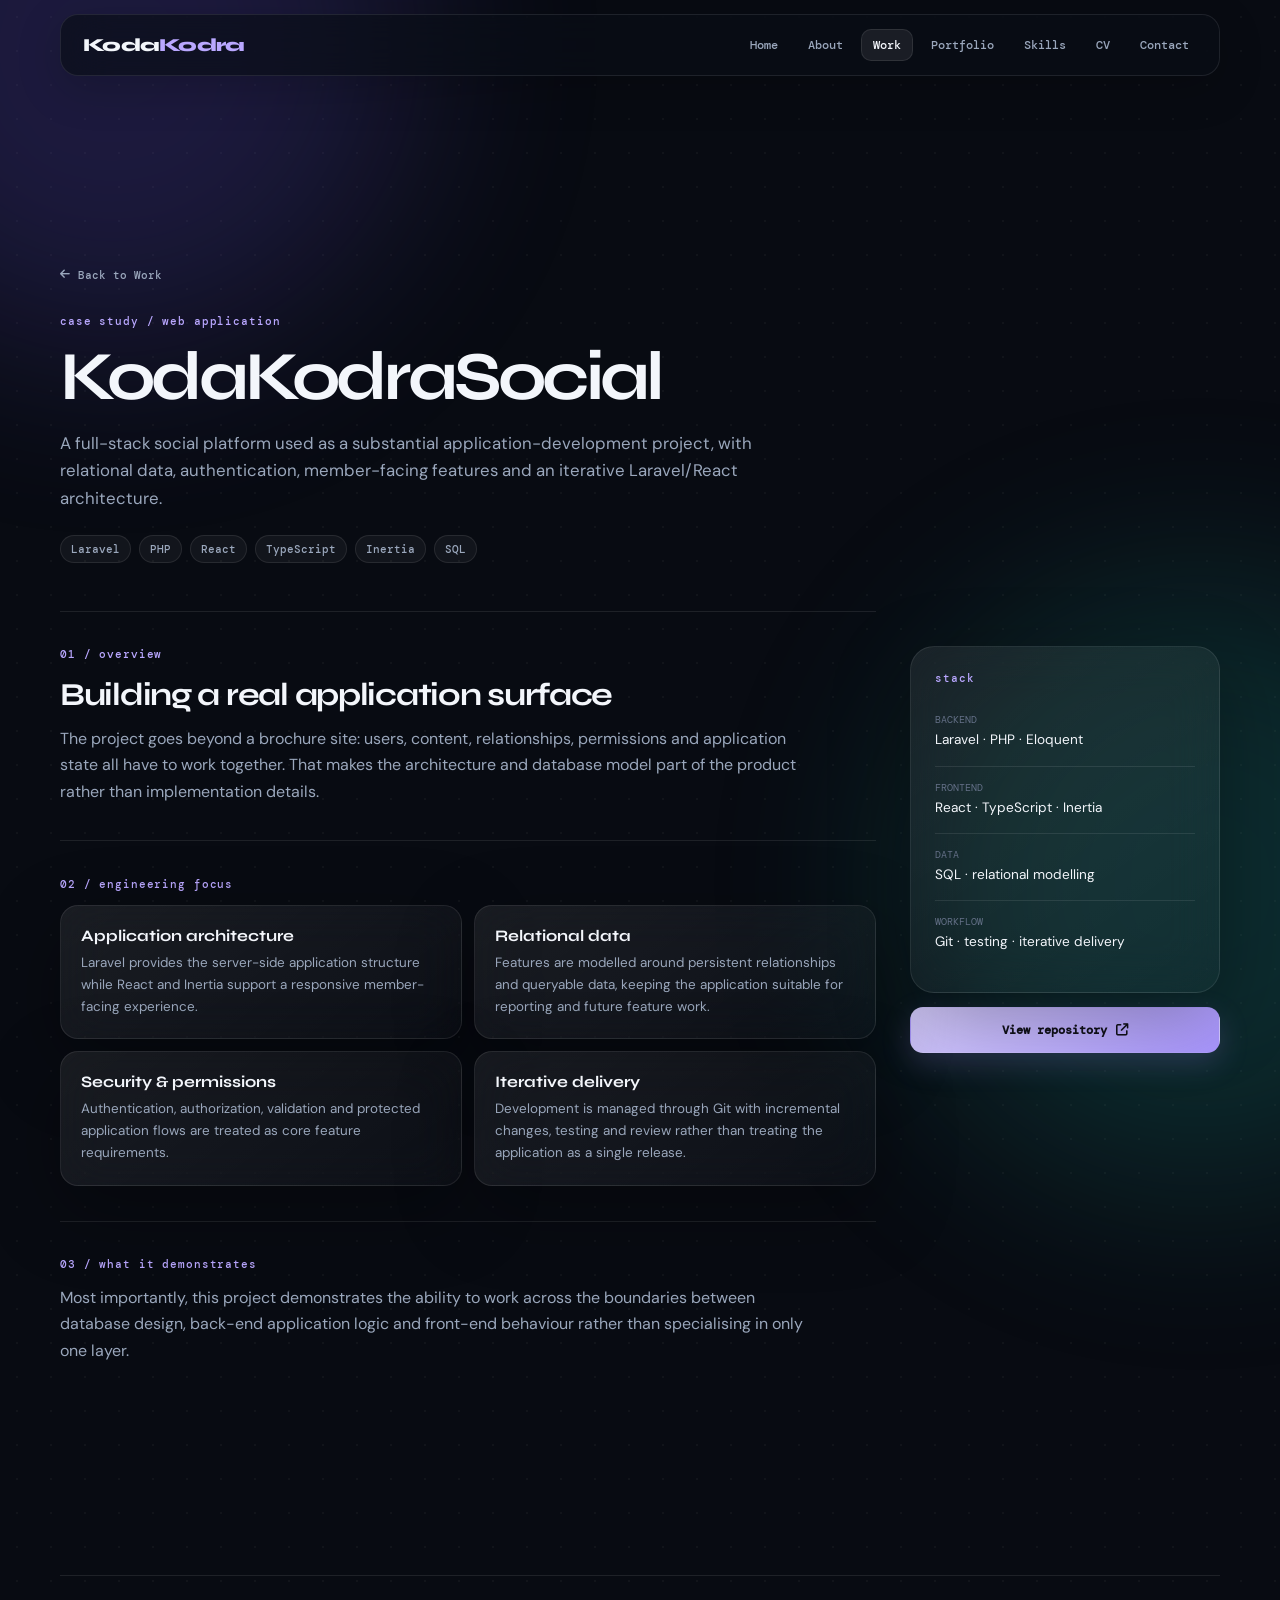
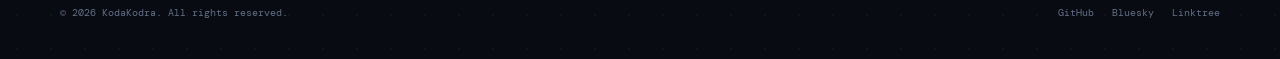
<file: kodakodrasocial.html>
<!DOCTYPE html>
<html lang="en">
<head>
    <meta charset="UTF-8">
    <meta content="width=device-width, initial-scale=1.0" name="viewport">
    <meta content="KodaKodraSocial case study — a full-stack social platform project by KodaKodra." name="description">
    <title>KodaKodraSocial — KodaKodra</title>
    <link href="https://cdnjs.cloudflare.com/ajax/libs/font-awesome/6.5.2/css/all.min.css" rel="stylesheet">
    <link href="style.css" rel="stylesheet">
</head>
<body>
<nav aria-label="Main navigation" class="nav" role="navigation"><a class="nav__logo"
                                                                   href="index.html">Koda<span>Kodra</span></a>
    <ul class="nav__links" role="list">
        <li><a href="index.html">Home</a></li>
        <li><a href="about.html">About</a></li>
        <li><a aria-current="page" class="active" href="projects.html">Work</a></li>
        <li><a href="portfolio/index.html">Portfolio</a></li>
        <li><a href="skills.html">Skills</a></li>
        <li><a href="cv.html">CV</a></li>
        <li><a href="contact.html">Contact</a></li>
    </ul>
    <button aria-expanded="false" aria-label="Open mobile menu" class="nav__burger">
        <span></span><span></span><span></span></button>
</nav>
<div class="nav__mobile"><a href="index.html">Home</a><a href="about.html">About</a><a class="active"
                                                                                       href="projects.html">Work</a><a
        href="skills.html">Skills</a><a href="cv.html">CV</a><a href="contact.html">Contact</a></div>
<main class="page">
    <div class="shell inner">
        <header class="case-hero"><a class="back-link" href="projects.html"><i class="fa-solid fa-arrow-left"></i> Back
            to Work</a>
            <p class="eyebrow">case study / web application</p>
            <h1 class="section-heading">KodaKodraSocial</h1>
            <p class="lead">A full-stack social platform used as a substantial application-development project, with
                relational data, authentication, member-facing features and an iterative Laravel/React architecture.</p>
            <div class="project-card__tags"><span class="tag">Laravel</span><span class="tag">PHP</span><span
                    class="tag">React</span><span class="tag">TypeScript</span><span class="tag">Inertia</span><span
                    class="tag">SQL</span></div>
        </header>
        <div class="case-grid">
            <main>
                <section class="case-section"><p class="eyebrow">01 / overview</p>
                    <h2>Building a real application surface</h2>
                    <p>The project goes beyond a brochure site: users, content, relationships, permissions and
                        application state all have to work together. That makes the architecture and database model part
                        of the product rather than implementation details.</p></section>
                <section class="case-section"><p class="eyebrow">02 / engineering focus</p>
                    <div class="case-points">
                        <article class="glass"><h3>Application architecture</h3>
                            <p>Laravel provides the server-side application structure while React and Inertia support a
                                responsive member-facing experience.</p></article>
                        <article class="glass"><h3>Relational data</h3>
                            <p>Features are modelled around persistent relationships and queryable data, keeping the
                                application suitable for reporting and future feature work.</p></article>
                        <article class="glass"><h3>Security & permissions</h3>
                            <p>Authentication, authorization, validation and protected application flows are treated as
                                core feature requirements.</p></article>
                        <article class="glass"><h3>Iterative delivery</h3>
                            <p>Development is managed through Git with incremental changes, testing and review rather
                                than treating the application as a single release.</p></article>
                    </div>
                </section>
                <section class="case-section"><p class="eyebrow">03 / what it demonstrates</p>
                    <p>Most importantly, this project demonstrates the ability to work across the boundaries between
                        database design, back-end application logic and front-end behaviour rather than specialising in
                        only one layer.</p></section>
            </main>
            <aside>
                <div class="info-card glass"><p class="eyebrow">stack</p>
                    <div class="info-card__item">
                        <div class="info-card__label">Backend</div>
                        <div class="info-card__value">Laravel · PHP · Eloquent</div>
                    </div>
                    <div class="info-card__item">
                        <div class="info-card__label">Frontend</div>
                        <div class="info-card__value">React · TypeScript · Inertia</div>
                    </div>
                    <div class="info-card__item">
                        <div class="info-card__label">Data</div>
                        <div class="info-card__value">SQL · relational modelling</div>
                    </div>
                    <div class="info-card__item">
                        <div class="info-card__label">Workflow</div>
                        <div class="info-card__value">Git · testing · iterative delivery</div>
                    </div>
                </div>
                <a class="btn btn-primary case-github" href="https://github.com/kodakodra/KodaKodraSocial"
                   rel="noopener noreferrer"
                   target="_blank">View repository <i
                        class="fa-solid fa-arrow-up-right-from-square"></i></a></aside>
        </div>
    </div>
</main>
<footer class="footer"><span class="footer__copy">© 2026 KodaKodra. All rights reserved.</span>
    <div class="footer__links"><a href="https://github.com/kodakodra" rel="noopener noreferrer"
                                  target="_blank">GitHub</a><a
            href="https://bsky.app/profile/kodakodra.bsky.social" rel="noopener noreferrer"
            target="_blank">Bluesky</a><a href="https://linktr.ee/kodakodra" rel="noopener noreferrer"
                                          target="_blank">Linktree</a></div>
</footer>
<script src="main.js"></script>
</body>
</html>
</file>
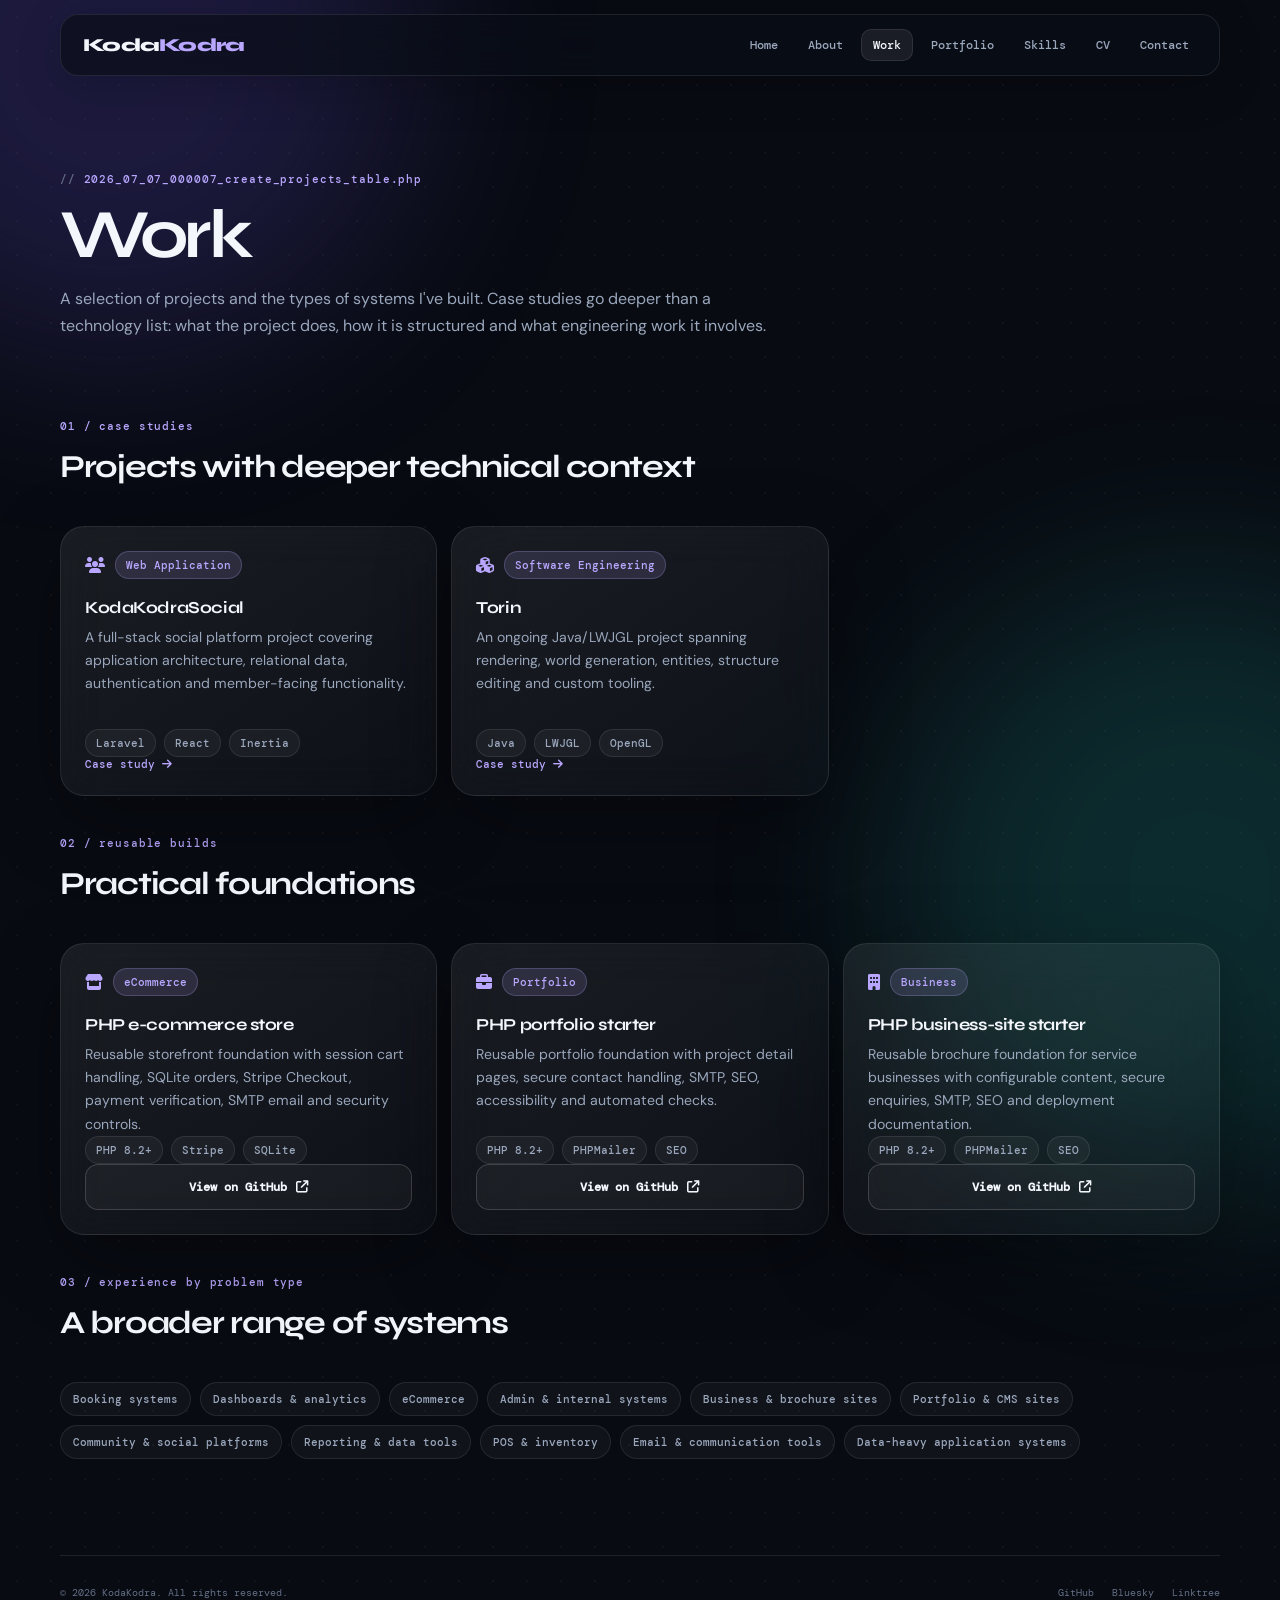
<file: projects.html>
<!DOCTYPE html>
<html lang="en">
<head>
    <meta charset="UTF-8">
    <meta content="width=device-width, initial-scale=1.0" name="viewport">
    <meta content="Selected work and project experience by KodaKodra, including full-stack applications, software engineering and reusable web projects."
          name="description">
    <title>Work — KodaKodra</title>
    <link href="https://cdnjs.cloudflare.com/ajax/libs/font-awesome/6.5.2/css/all.min.css" rel="stylesheet">
    <link href="style.css" rel="stylesheet">
</head>
<body>
<nav aria-label="Main navigation" class="nav" role="navigation"><a class="nav__logo"
                                                                   href="index.html">Koda<span>Kodra</span></a>
    <ul class="nav__links" role="list">
        <li><a href="index.html">Home</a></li>
        <li><a href="about.html">About</a></li>
        <li><a aria-current="page" class="active" href="projects.html">Work</a></li>
        <li><a href="portfolio/index.html">Portfolio</a></li>
        <li><a href="skills.html">Skills</a></li>
        <li><a href="cv.html">CV</a></li>
        <li><a href="contact.html">Contact</a></li>
    </ul>
    <button aria-expanded="false" aria-label="Open mobile menu" class="nav__burger">
        <span></span><span></span><span></span></button>
</nav>
<div class="nav__mobile"><a href="index.html">Home</a><a href="about.html">About</a><a class="active"
                                                                                       href="projects.html">Work</a><a
        href="skills.html">Skills</a><a href="cv.html">CV</a><a href="contact.html">Contact</a></div>
<main class="page">
    <div class="shell inner">
        <header class="page-intro"><p class="migration-label"><span class="migration-label__file">2026_07_07_000007_create_projects_table.php</span>
        </p>
            <h1 class="section-heading">Work</h1>
            <p class="lead">A selection of projects and the types of systems I've built. Case studies go deeper than a
                technology list: what the project does, how it is structured and what engineering work it involves.</p>
        </header>
        <section class="section section--sub">
            <div class="section-head">
                <div><p class="eyebrow">01 / case studies</p>
                    <h2 class="section-title">Projects with deeper technical context</h2></div>
            </div>
            <div class="projects-grid"><a class="project-card glass project-card--link" href="kodakodrasocial.html">
                <div class="project-card__head"><i class="fa-solid fa-users"></i><span class="badge-custom">Web Application</span>
                </div>
                <h2 class="project-card__title">KodaKodraSocial</h2>
                <p class="project-card__desc">A full-stack social platform project covering application architecture,
                    relational data, authentication and member-facing functionality.</p>
                <div class="project-card__tags"><span class="tag">Laravel</span><span class="tag">React</span><span
                        class="tag">Inertia</span></div>
                <span class="featured-card__link">Case study <i class="fa-solid fa-arrow-right"></i></span></a><a
                    class="project-card glass project-card--link" href="torin.html">
                <div class="project-card__head"><i class="fa-solid fa-cubes"></i><span class="badge-custom">Software Engineering</span>
                </div>
                <h2 class="project-card__title">Torin</h2>
                <p class="project-card__desc">An ongoing Java/LWJGL project spanning rendering, world generation,
                    entities, structure editing and custom tooling.</p>
                <div class="project-card__tags"><span class="tag">Java</span><span class="tag">LWJGL</span><span
                        class="tag">OpenGL</span></div>
                <span class="featured-card__link">Case study <i class="fa-solid fa-arrow-right"></i></span></a></div>
        </section>
        <section class="section section--sub">
            <div class="section-head">
                <div><p class="eyebrow">02 / reusable builds</p>
                    <h2 class="section-title">Practical foundations</h2></div>
            </div>
            <div class="projects-grid">
                <article class="project-card glass">
                    <div class="project-card__head"><i class="fas fa-store"></i><span
                            class="badge-custom">eCommerce</span></div>
                    <h2 class="project-card__title">PHP e-commerce store</h2>
                    <p class="project-card__desc">Reusable storefront foundation with session cart handling, SQLite
                        orders, Stripe Checkout, payment verification, SMTP email and security controls.</p>
                    <div class="project-card__tags"><span class="tag">PHP 8.2+</span><span
                            class="tag">Stripe</span><span class="tag">SQLite</span></div>
                    <a class="btn btn-outline" href="https://github.com/kodakodra/ecommerce-store"
                       rel="noopener noreferrer"
                       target="_blank">View on GitHub <i class="fa-solid fa-arrow-up-right-from-square"></i></a>
                </article>
                <article class="project-card glass">
                    <div class="project-card__head"><i class="fas fa-briefcase"></i><span
                            class="badge-custom">Portfolio</span></div>
                    <h2 class="project-card__title">PHP portfolio starter</h2>
                    <p class="project-card__desc">Reusable portfolio foundation with project detail pages, secure
                        contact handling, SMTP, SEO, accessibility and automated checks.</p>
                    <div class="project-card__tags"><span class="tag">PHP 8.2+</span><span
                            class="tag">PHPMailer</span><span class="tag">SEO</span></div>
                    <a class="btn btn-outline" href="https://github.com/kodakodra/portfolio-site"
                       rel="noopener noreferrer"
                       target="_blank">View on GitHub <i class="fa-solid fa-arrow-up-right-from-square"></i></a>
                </article>
                <article class="project-card glass">
                    <div class="project-card__head"><i class="fas fa-building"></i><span
                            class="badge-custom">Business</span></div>
                    <h2 class="project-card__title">PHP business-site starter</h2>
                    <p class="project-card__desc">Reusable brochure foundation for service businesses with configurable
                        content, secure enquiries, SMTP, SEO and deployment documentation.</p>
                    <div class="project-card__tags"><span class="tag">PHP 8.2+</span><span
                            class="tag">PHPMailer</span><span class="tag">SEO</span></div>
                    <a class="btn btn-outline" href="https://github.com/kodakodra/business-site"
                       rel="noopener noreferrer"
                       target="_blank">View on GitHub <i class="fa-solid fa-arrow-up-right-from-square"></i></a>
                </article>
            </div>
        </section>
        <section class="section section--sub">
            <div class="section-head">
                <div><p class="eyebrow">03 / experience by problem type</p>
                    <h2 class="section-title">A broader range of systems</h2></div>
            </div>
            <div class="type-list"><span>Booking systems</span><span>Dashboards & analytics</span><span>eCommerce</span><span>Admin & internal systems</span><span>Business & brochure sites</span><span>Portfolio & CMS sites</span><span>Community & social platforms</span><span>Reporting & data tools</span><span>POS & inventory</span><span>Email & communication tools</span><span>Data-heavy application systems</span>
            </div>
        </section>
    </div>
</main>
<footer class="footer"><span class="footer__copy">© 2026 KodaKodra. All rights reserved.</span>
    <div class="footer__links"><a href="https://github.com/kodakodra" rel="noopener noreferrer"
                                  target="_blank">GitHub</a><a
            href="https://bsky.app/profile/kodakodra.bsky.social" rel="noopener noreferrer"
            target="_blank">Bluesky</a><a href="https://linktr.ee/kodakodra" rel="noopener noreferrer"
                                          target="_blank">Linktree</a></div>
</footer>
<script src="main.js"></script>
</body>
</html>
</file>
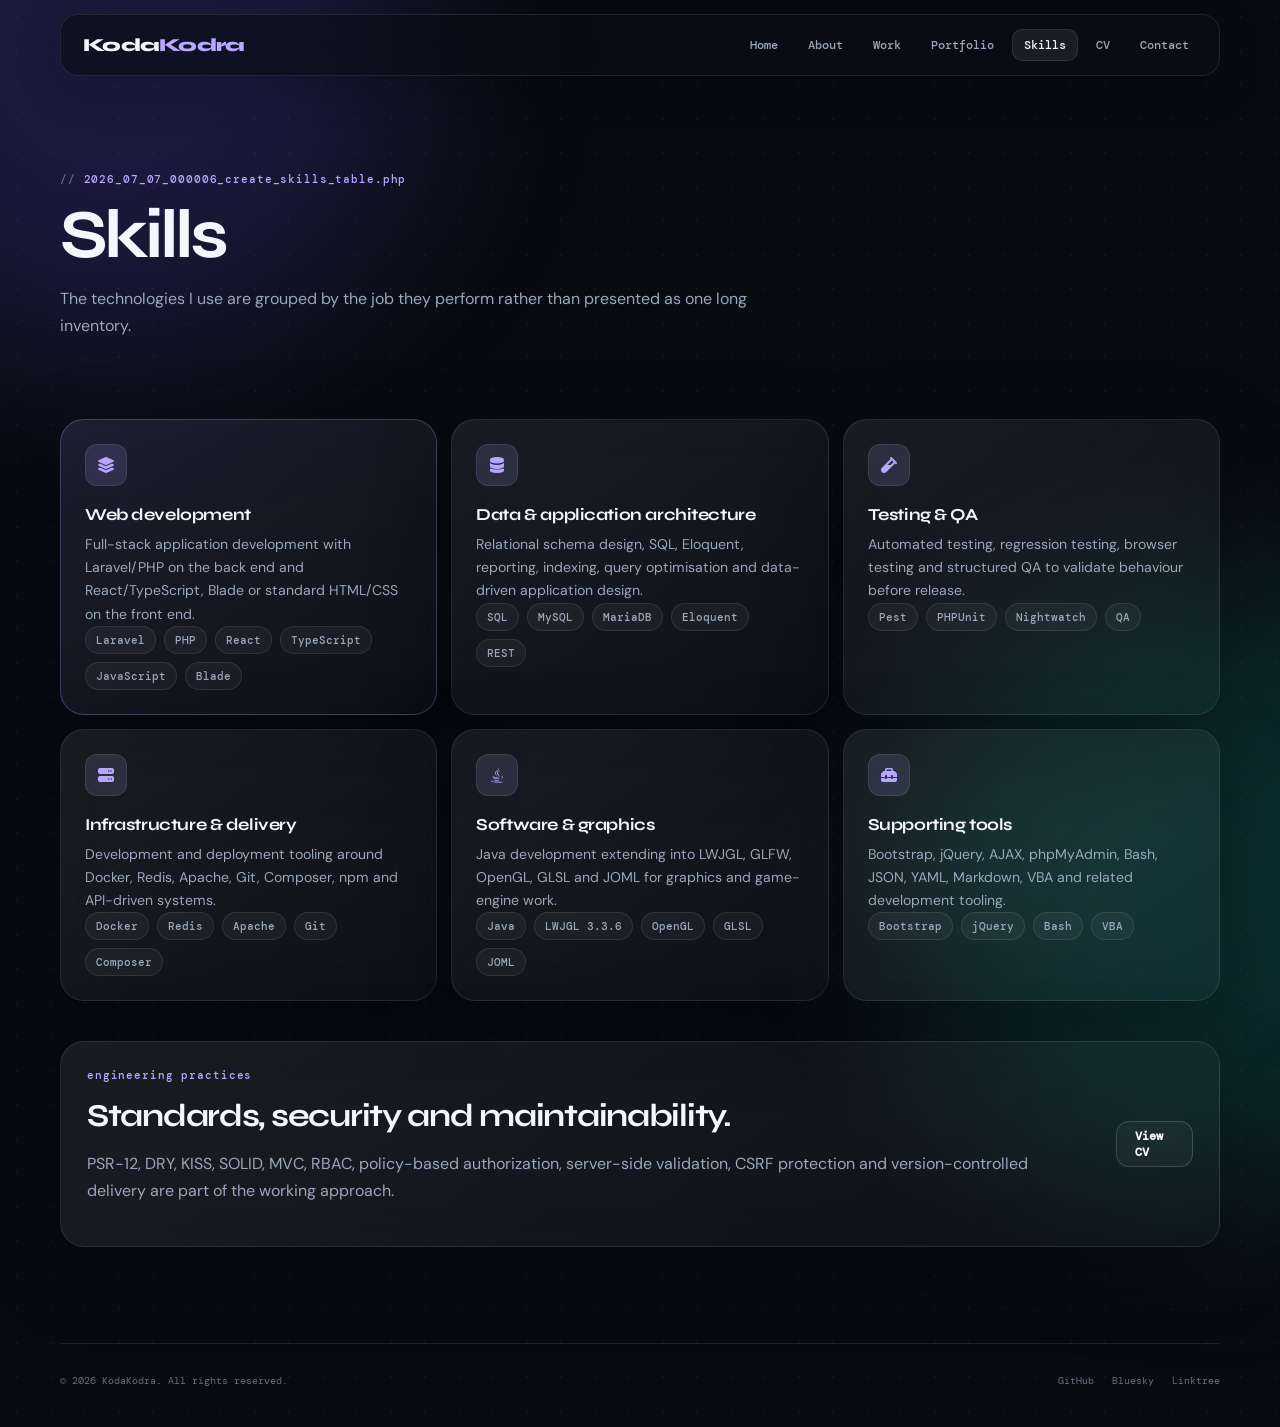
<file: skills.html>
<!DOCTYPE html>
<html lang="en">
<head>
    <meta charset="UTF-8">
    <meta content="width=device-width, initial-scale=1.0" name="viewport">
    <meta content="KodaKodra's technology and engineering skills across web development, data, infrastructure, testing and software engineering."
          name="description">
    <title>Skills — KodaKodra</title>
    <link href="https://cdnjs.cloudflare.com/ajax/libs/font-awesome/6.5.2/css/all.min.css" rel="stylesheet">
    <link href="style.css" rel="stylesheet">
</head>
<body>
<nav aria-label="Main navigation" class="nav" role="navigation"><a class="nav__logo"
                                                                   href="index.html">Koda<span>Kodra</span></a>
    <ul class="nav__links" role="list">
        <li><a href="index.html">Home</a></li>
        <li><a href="about.html">About</a></li>
        <li><a href="projects.html">Work</a></li>
        <li><a href="portfolio/index.html">Portfolio</a></li>
        <li><a aria-current="page" class="active" href="skills.html">Skills</a></li>
        <li><a href="cv.html">CV</a></li>
        <li><a href="contact.html">Contact</a></li>
    </ul>
    <button aria-expanded="false" aria-label="Open mobile menu" class="nav__burger">
        <span></span><span></span><span></span></button>
</nav>
<div class="nav__mobile"><a href="index.html">Home</a><a href="about.html">About</a><a href="projects.html">Work</a><a
        class="active" href="skills.html">Skills</a><a href="cv.html">CV</a><a href="contact.html">Contact</a></div>
<main class="page">
    <div class="shell inner">
        <header class="page-intro"><p class="migration-label"><span class="migration-label__file">2026_07_07_000006_create_skills_table.php</span>
        </p>
            <h1 class="section-heading">Skills</h1>
            <p class="lead">The technologies I use are grouped by the job they perform rather than presented as one long
                inventory.</p></header>
        <section class="section section--sub">
            <div class="skills-grid">
                <article class="skill-card glass skill-card--highlight">
                    <div class="skill-card__icon"><i class="fas fa-layer-group"></i></div>
                    <h2 class="skill-card__title">Web development</h2>
                    <p class="skill-card__desc">Full-stack application development with Laravel/PHP on the back end and
                        React/TypeScript, Blade or standard HTML/CSS on the front end.</p>
                    <div class="skill-card__tags"><span class="tag">Laravel</span><span class="tag">PHP</span><span
                            class="tag">React</span><span class="tag">TypeScript</span><span
                            class="tag">JavaScript</span><span class="tag">Blade</span></div>
                </article>
                <article class="skill-card glass">
                    <div class="skill-card__icon"><i class="fas fa-database"></i></div>
                    <h2 class="skill-card__title">Data & application architecture</h2>
                    <p class="skill-card__desc">Relational schema design, SQL, Eloquent, reporting, indexing, query
                        optimisation and data-driven application design.</p>
                    <div class="skill-card__tags"><span class="tag">SQL</span><span class="tag">MySQL</span><span
                            class="tag">MariaDB</span><span class="tag">Eloquent</span><span class="tag">REST</span>
                    </div>
                </article>
                <article class="skill-card glass">
                    <div class="skill-card__icon"><i class="fas fa-vial"></i></div>
                    <h2 class="skill-card__title">Testing & QA</h2>
                    <p class="skill-card__desc">Automated testing, regression testing, browser testing and structured QA
                        to validate behaviour before release.</p>
                    <div class="skill-card__tags"><span class="tag">Pest</span><span class="tag">PHPUnit</span><span
                            class="tag">Nightwatch</span><span class="tag">QA</span></div>
                </article>
                <article class="skill-card glass">
                    <div class="skill-card__icon"><i class="fas fa-server"></i></div>
                    <h2 class="skill-card__title">Infrastructure & delivery</h2>
                    <p class="skill-card__desc">Development and deployment tooling around Docker, Redis, Apache, Git,
                        Composer, npm and API-driven systems.</p>
                    <div class="skill-card__tags"><span class="tag">Docker</span><span class="tag">Redis</span><span
                            class="tag">Apache</span><span class="tag">Git</span><span class="tag">Composer</span></div>
                </article>
                <article class="skill-card glass">
                    <div class="skill-card__icon"><i class="fab fa-java"></i></div>
                    <h2 class="skill-card__title">Software & graphics</h2>
                    <p class="skill-card__desc">Java development extending into LWJGL, GLFW, OpenGL, GLSL and JOML for
                        graphics and game-engine work.</p>
                    <div class="skill-card__tags"><span class="tag">Java</span><span class="tag">LWJGL 3.3.6</span><span
                            class="tag">OpenGL</span><span class="tag">GLSL</span><span class="tag">JOML</span></div>
                </article>
                <article class="skill-card glass">
                    <div class="skill-card__icon"><i class="fas fa-toolbox"></i></div>
                    <h2 class="skill-card__title">Supporting tools</h2>
                    <p class="skill-card__desc">Bootstrap, jQuery, AJAX, phpMyAdmin, Bash, JSON, YAML, Markdown, VBA and
                        related development tooling.</p>
                    <div class="skill-card__tags"><span class="tag">Bootstrap</span><span class="tag">jQuery</span><span
                            class="tag">Bash</span><span class="tag">VBA</span></div>
                </article>
            </div>
        </section>
        <section class="section section--sub">
            <div class="compact-strip glass">
                <div><p class="eyebrow">engineering practices</p>
                    <h2 class="section-title">Standards, security and maintainability.</h2>
                    <p class="text-muted-custom">PSR-12, DRY, KISS, SOLID, MVC, RBAC, policy-based authorization,
                        server-side validation, CSRF protection and version-controlled delivery are part of the working
                        approach.</p></div>
                <a class="btn btn-outline" href="cv.html">View CV</a></div>
        </section>
    </div>
</main>
<footer class="footer"><span class="footer__copy">© 2026 KodaKodra. All rights reserved.</span>
    <div class="footer__links"><a href="https://github.com/kodakodra" rel="noopener noreferrer"
                                  target="_blank">GitHub</a><a
            href="https://bsky.app/profile/kodakodra.bsky.social" rel="noopener noreferrer"
            target="_blank">Bluesky</a><a href="https://linktr.ee/kodakodra" rel="noopener noreferrer"
                                          target="_blank">Linktree</a></div>
</footer>
<script src="main.js"></script>
</body>
</html>
</file>
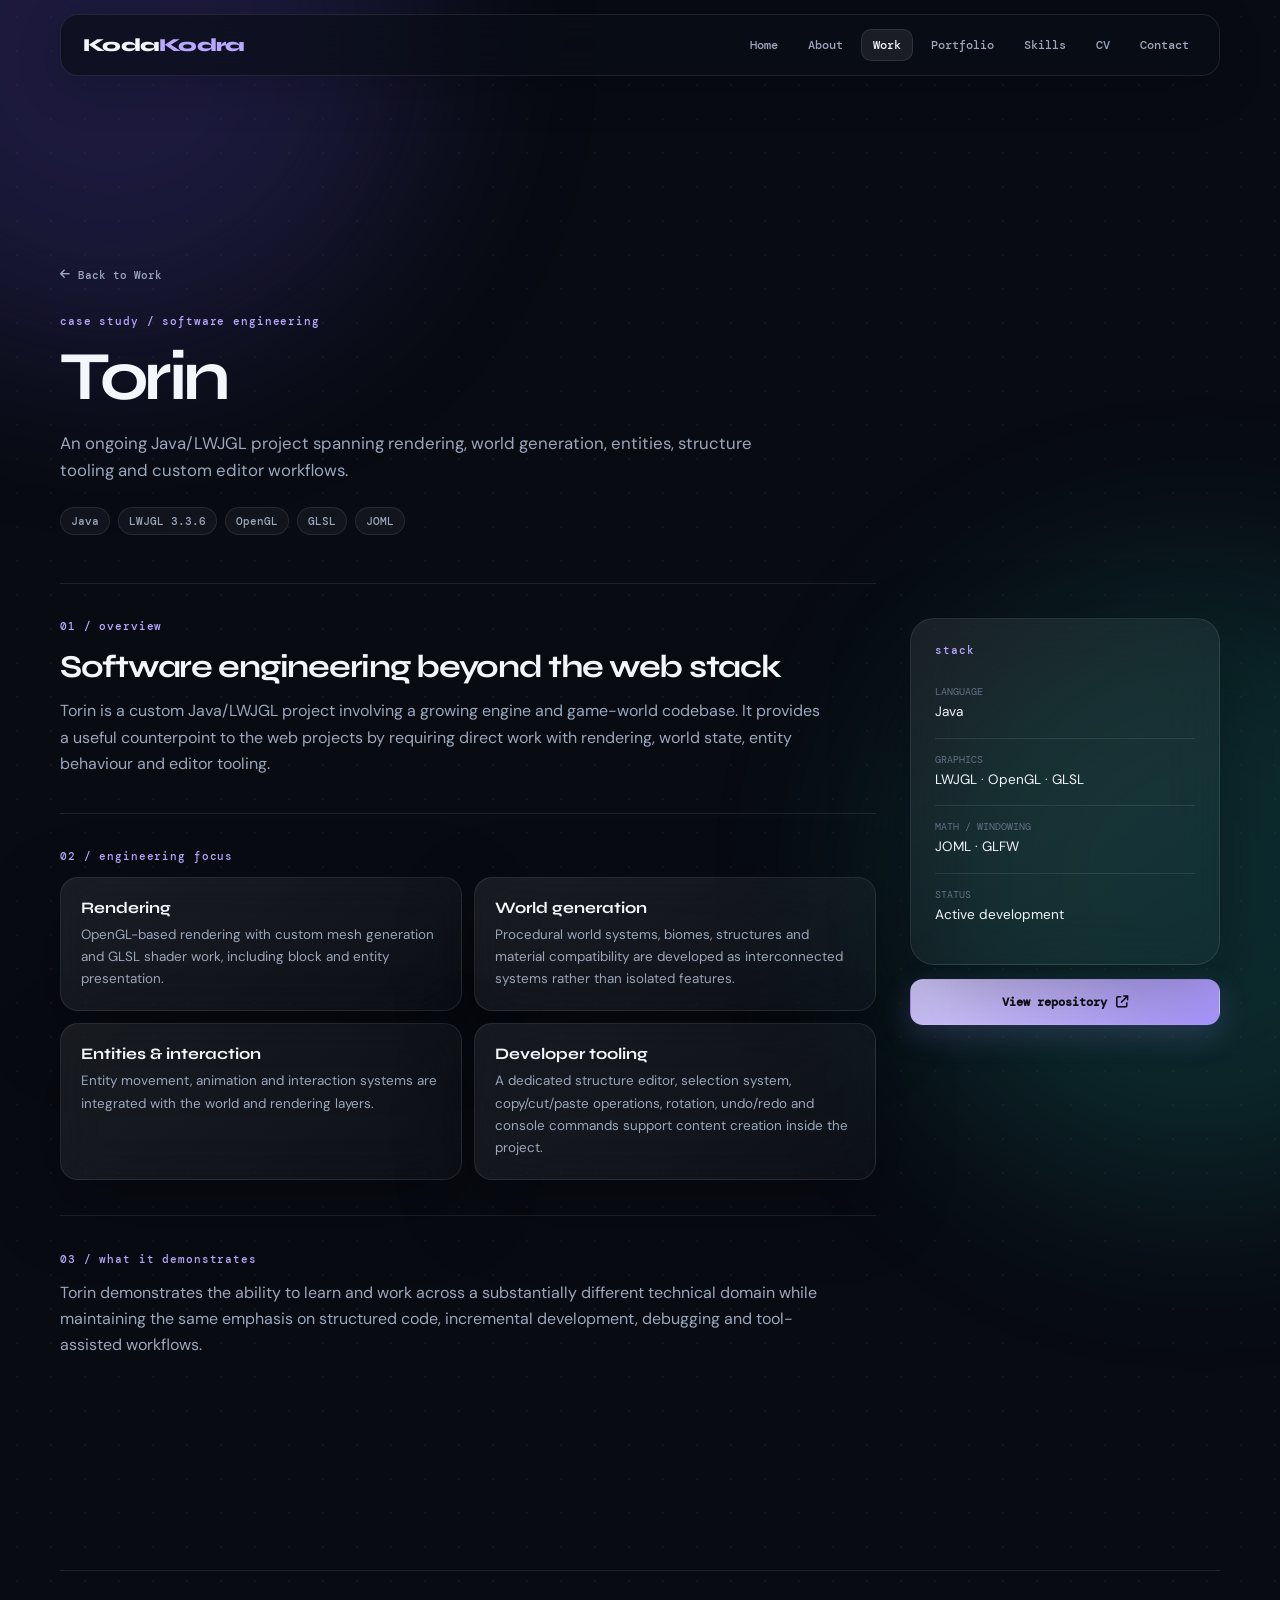
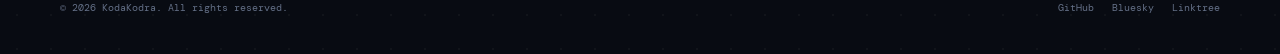
<file: torin.html>
<!DOCTYPE html>
<html lang="en">
<head>
    <meta charset="UTF-8">
    <meta content="width=device-width, initial-scale=1.0" name="viewport">
    <meta content="Torin case study — Java/LWJGL software engineering project by KodaKodra." name="description">
    <title>Torin — KodaKodra</title>
    <link href="https://cdnjs.cloudflare.com/ajax/libs/font-awesome/6.5.2/css/all.min.css" rel="stylesheet">
    <link href="style.css" rel="stylesheet">
</head>
<body>
<nav aria-label="Main navigation" class="nav" role="navigation"><a class="nav__logo"
                                                                   href="index.html">Koda<span>Kodra</span></a>
    <ul class="nav__links" role="list">
        <li><a href="index.html">Home</a></li>
        <li><a href="about.html">About</a></li>
        <li><a aria-current="page" class="active" href="projects.html">Work</a></li>
        <li><a href="portfolio/index.html">Portfolio</a></li>
        <li><a href="skills.html">Skills</a></li>
        <li><a href="cv.html">CV</a></li>
        <li><a href="contact.html">Contact</a></li>
    </ul>
    <button aria-expanded="false" aria-label="Open mobile menu" class="nav__burger">
        <span></span><span></span><span></span></button>
</nav>
<div class="nav__mobile"><a href="index.html">Home</a><a href="about.html">About</a><a class="active"
                                                                                       href="projects.html">Work</a><a
        href="skills.html">Skills</a><a href="cv.html">CV</a><a href="contact.html">Contact</a></div>
<main class="page">
    <div class="shell inner">
        <header class="case-hero"><a class="back-link" href="projects.html"><i class="fa-solid fa-arrow-left"></i> Back
            to Work</a>
            <p class="eyebrow">case study / software engineering</p>
            <h1 class="section-heading">Torin</h1>
            <p class="lead">An ongoing Java/LWJGL project spanning rendering, world generation, entities, structure
                tooling and custom editor workflows.</p>
            <div class="project-card__tags"><span class="tag">Java</span><span class="tag">LWJGL 3.3.6</span><span
                    class="tag">OpenGL</span><span class="tag">GLSL</span><span class="tag">JOML</span></div>
        </header>
        <div class="case-grid">
            <main>
                <section class="case-section"><p class="eyebrow">01 / overview</p>
                    <h2>Software engineering beyond the web stack</h2>
                    <p>Torin is a custom Java/LWJGL project involving a growing engine and game-world codebase. It
                        provides a useful counterpoint to the web projects by requiring direct work with rendering,
                        world state, entity behaviour and editor tooling.</p></section>
                <section class="case-section"><p class="eyebrow">02 / engineering focus</p>
                    <div class="case-points">
                        <article class="glass"><h3>Rendering</h3>
                            <p>OpenGL-based rendering with custom mesh generation and GLSL shader work, including block
                                and entity presentation.</p></article>
                        <article class="glass"><h3>World generation</h3>
                            <p>Procedural world systems, biomes, structures and material compatibility are developed as
                                interconnected systems rather than isolated features.</p></article>
                        <article class="glass"><h3>Entities & interaction</h3>
                            <p>Entity movement, animation and interaction systems are integrated with the world and
                                rendering layers.</p></article>
                        <article class="glass"><h3>Developer tooling</h3>
                            <p>A dedicated structure editor, selection system, copy/cut/paste operations, rotation,
                                undo/redo and console commands support content creation inside the project.</p>
                        </article>
                    </div>
                </section>
                <section class="case-section"><p class="eyebrow">03 / what it demonstrates</p>
                    <p>Torin demonstrates the ability to learn and work across a substantially different technical
                        domain while maintaining the same emphasis on structured code, incremental development,
                        debugging and tool-assisted workflows.</p></section>
            </main>
            <aside>
                <div class="info-card glass"><p class="eyebrow">stack</p>
                    <div class="info-card__item">
                        <div class="info-card__label">Language</div>
                        <div class="info-card__value">Java</div>
                    </div>
                    <div class="info-card__item">
                        <div class="info-card__label">Graphics</div>
                        <div class="info-card__value">LWJGL · OpenGL · GLSL</div>
                    </div>
                    <div class="info-card__item">
                        <div class="info-card__label">Math / windowing</div>
                        <div class="info-card__value">JOML · GLFW</div>
                    </div>
                    <div class="info-card__item">
                        <div class="info-card__label">Status</div>
                        <div class="info-card__value">Active development</div>
                    </div>
                </div>
                <a class="btn btn-primary case-github" href="https://github.com/kodakodra/Torin"
                   rel="noopener noreferrer"
                   target="_blank">View repository <i
                        class="fa-solid fa-arrow-up-right-from-square"></i></a></aside>
        </div>
    </div>
</main>
<footer class="footer"><span class="footer__copy">© 2026 KodaKodra. All rights reserved.</span>
    <div class="footer__links"><a href="https://github.com/kodakodra" rel="noopener noreferrer"
                                  target="_blank">GitHub</a><a
            href="https://bsky.app/profile/kodakodra.bsky.social" rel="noopener noreferrer"
            target="_blank">Bluesky</a><a href="https://linktr.ee/kodakodra" rel="noopener noreferrer"
                                          target="_blank">Linktree</a></div>
</footer>
<script src="main.js"></script>
</body>
</html>
</file>
<file: style.css>
@import url('https://fonts.googleapis.com/css2?family=DM+Mono:wght@400;500&family=DM+Sans:wght@400;500;600;700&family=Syne:wght@600;700;800&display=swap');

:root {
    --bg: #080b12;
    --bg-soft: #0d111a;
    --surface: rgba(18, 24, 38, .58);
    --surface-strong: rgba(22, 30, 47, .76);
    --surface-hover: rgba(31, 42, 64, .82);
    --text: #f3f6fb;
    --muted: #9aa7bc;
    --dim: #647087;
    --accent: #b9a7ff;
    --accent-2: #73e0d0;
    --accent-soft: rgba(185, 167, 255, .14);
    --line: rgba(255, 255, 255, .09);
    --line-strong: rgba(255, 255, 255, .16);
    --shadow: 0 24px 80px rgba(0, 0, 0, .32);
    --blur: 24px;
    --radius: 24px;
    --radius-sm: 14px;
    --nav-h: 76px;
    --display: 'Syne', sans-serif;
    --body: 'DM Sans', sans-serif;
    --mono: 'DM Mono', monospace;
}

* {
    box-sizing: border-box;
}

html {
    scroll-behavior: smooth;
}

body {
    margin: 0;
    min-width: 320px;
    color: var(--text);
    background: var(--bg);
    font-family: var(--body);
    line-height: 1.65;
    overflow-x: hidden;
}

body::before,
body::after {
    content: '';
    position: fixed;
    z-index: -2;
    width: 38rem;
    height: 38rem;
    border-radius: 50%;
    filter: blur(100px);
    opacity: .22;
    pointer-events: none;
}

body::before {
    top: -16rem;
    left: -12rem;
    background: #6651d8;
}

body::after {
    right: -14rem;
    bottom: -18rem;
    background: #1e9f92;
}

body {
    background-image: radial-gradient(rgba(255, 255, 255, .035) 1px, transparent 1px);
    background-size: 34px 34px;
}

a {
    color: inherit;
    text-decoration: none;
}

button, a {
    -webkit-tap-highlight-color: transparent;
}

a:focus-visible, button:focus-visible {
    outline: 2px solid var(--accent);
    outline-offset: 4px;
}

.shell {
    width: min(1160px, calc(100% - 40px));
    margin: 0 auto;
}

.page {
    padding-top: var(--nav-h);
    min-height: 100vh;
}

/* Glass navigation */
.nav {
    position: fixed;
    inset: 14px 0 auto;
    z-index: 50;
    width: min(1160px, calc(100% - 28px));
    margin: 0 auto;
    height: 62px;
    padding: 0 18px 0 22px;
    display: flex;
    align-items: center;
    justify-content: space-between;
    border: 1px solid var(--line);
    border-radius: 18px;
    background: rgba(10, 14, 23, .68);
    backdrop-filter: blur(var(--blur));
    -webkit-backdrop-filter: blur(var(--blur));
    box-shadow: 0 12px 45px rgba(0, 0, 0, .2);
}

.nav__logo {
    font: 800 1.15rem var(--display);
    letter-spacing: -.04em;
}

.nav__logo span {
    color: var(--accent);
}

.nav__links {
    display: flex;
    align-items: center;
    gap: 6px;
    margin: 0;
    padding: 0;
    list-style: none;
}

.nav__links a, .nav__mobile a {
    display: block;
    padding: 8px 12px;
    border-radius: 10px;
    color: var(--muted);
    font: 500 .76rem var(--mono);
    transition: .2s ease;
}

.nav__links a:hover, .nav__links a.active, .nav__mobile a:hover, .nav__mobile a.active {
    color: var(--text);
    background: rgba(255, 255, 255, .07);
}

.nav__links a.active {
    box-shadow: inset 0 0 0 1px var(--line);
}

.nav__burger {
    display: none;
    border: 0;
    background: transparent;
    padding: 8px;
}

.nav__burger span {
    display: block;
    width: 22px;
    height: 2px;
    margin: 4px;
    background: var(--text);
    border-radius: 2px;
    transition: .2s;
}

.nav__mobile {
    display: none;
}

/* Shared type */
.eyebrow, .migration-label {
    margin: 0 0 14px;
    color: var(--accent);
    font: 500 .68rem var(--mono);
    letter-spacing: .08em;
}

.migration-label::before {
    content: '// ';
    color: var(--dim);
}

.section-heading, .hero__title {
    margin: 0;
    font-family: var(--display);
    letter-spacing: -.055em;
    line-height: 1.02;
}

.section-heading {
    font-size: clamp(2.3rem, 6vw, 4.3rem);
}

.section-title {
    margin: 0 0 10px;
    font: 700 clamp(1.5rem, 3vw, 2rem) var(--display);
    letter-spacing: -.04em;
}

.section-subtitle, .lead {
    color: var(--muted);
    max-width: 720px;
}

.text-muted-custom {
    color: var(--muted);
}

.text-white {
    color: var(--text) !important;
}

.small {
    font-size: .82rem;
}

/* Glass primitives */
.glass {
    border: 1px solid var(--line);
    background: linear-gradient(145deg, rgba(255, 255, 255, .075), rgba(255, 255, 255, .025));
    backdrop-filter: blur(var(--blur));
    -webkit-backdrop-filter: blur(var(--blur));
    box-shadow: var(--shadow);
}

.tag, .badge-custom, .tech-tag {
    display: inline-flex;
    align-items: center;
    min-height: 28px;
    padding: 4px 10px;
    border: 1px solid var(--line);
    border-radius: 999px;
    background: rgba(255, 255, 255, .045);
    color: var(--muted);
    font: 500 .68rem var(--mono);
}

.badge-custom {
    color: var(--accent);
    border-color: rgba(185, 167, 255, .24);
    background: var(--accent-soft);
}

.btn {
    display: inline-flex;
    align-items: center;
    justify-content: center;
    gap: 9px;
    min-height: 46px;
    padding: 0 18px;
    border: 1px solid var(--line-strong);
    border-radius: 13px;
    font: 600 .78rem var(--mono);
    transition: transform .2s, background .2s, border-color .2s, box-shadow .2s;
}

.btn:hover {
    transform: translateY(-2px);
    border-color: rgba(255, 255, 255, .25);
}

.btn-primary {
    color: #11111a;
    background: linear-gradient(135deg, #d7ceff, #a996ff);
    border-color: transparent;
    box-shadow: 0 10px 30px rgba(164, 145, 255, .2);
}

.btn-primary:hover {
    box-shadow: 0 14px 36px rgba(164, 145, 255, .28);
}

.btn-outline {
    color: var(--text);
    background: rgba(255, 255, 255, .04);
}

/* Home */
.hero {
    padding: 9rem 0 6rem;
    position: relative;
}

.hero__grid {
    display: grid;
    grid-template-columns: minmax(0, 1.35fr) minmax(300px, .65fr);
    gap: 30px;
    align-items: end;
}

.hero__content {
    max-width: 780px;
}

.hero__title {
    font-size: clamp(4rem, 10vw, 7.8rem);
}

.hero__title .text-accent {
    color: var(--accent);
}

.hero__subtitle {
    margin: 24px 0;
    max-width: 700px;
    color: var(--muted);
    font-size: clamp(1rem, 2vw, 1.16rem);
}

.hero__badge {
    display: inline-flex;
    padding: 8px 12px;
    border: 1px solid var(--line);
    border-radius: 999px;
    background: rgba(255, 255, 255, .045);
}

.hero__badge .migration-label__file {
    color: var(--muted);
    font: 500 .66rem var(--mono);
}

.hero__tags, .hero__ctas, .project-card__tags, .skill-card__tags, .tech-tags {
    display: flex;
    flex-wrap: wrap;
    gap: 8px;
}

.hero__ctas {
    margin-top: 28px;
}

.hero__signal {
    padding: 22px;
    border-radius: var(--radius);
}

.signal__top {
    display: flex;
    justify-content: space-between;
    align-items: center;
    color: var(--muted);
    font: .68rem var(--mono);
}

.signal__dot {
    width: 8px;
    height: 8px;
    border-radius: 50%;
    background: var(--accent-2);
    box-shadow: 0 0 18px rgba(115, 224, 208, .7);
}

.signal__metric {
    margin: 30px 0 8px;
    font: 800 3.2rem var(--display);
    letter-spacing: -.06em;
}

.signal__copy {
    margin: 0;
    color: var(--muted);
    font-size: .85rem;
}

.stats {
    padding: 0 0 3rem;
}

.stats__grid {
    display: grid;
    grid-template-columns: repeat(4, 1fr);
    gap: 12px;
}

.stat-card {
    min-height: 140px;
    padding: 20px;
    border-radius: 18px;
    display: flex;
    flex-direction: column;
    justify-content: space-between;
}

.stat-card__number {
    font: 800 2.5rem var(--display);
    letter-spacing: -.06em;
}

.stat-card__label {
    color: var(--muted);
    font: .68rem var(--mono);
}

.stat-card__value {
    color: var(--accent);
    font: 700 1.1rem var(--display);
}

.section {
    padding: 6rem 0;
}

.section-head {
    display: flex;
    justify-content: space-between;
    gap: 30px;
    align-items: end;
    margin-bottom: 30px;
}

.card-grid {
    display: grid;
    grid-template-columns: repeat(3, 1fr);
    gap: 14px;
}

.approach-card, .skill-card, .project-card, .belief-card, .info-card, .download-card, .qualifications-card, .contact-link-card, .availability-banner, .tech-group {
    border-radius: var(--radius);
    padding: 24px;
    transition: transform .25s ease, border-color .25s ease, background .25s ease;
}

.approach-card:hover, .skill-card:hover, .project-card:hover, .tech-group:hover {
    transform: translateY(-4px);
    border-color: var(--line-strong);
    background: var(--surface-hover);
}

.approach-card__icon, .skill-card__icon, .download-card__icon {
    width: 42px;
    height: 42px;
    display: grid;
    place-items: center;
    border: 1px solid var(--line);
    border-radius: 12px;
    color: var(--accent);
    background: var(--accent-soft);
}

.approach-card__title, .skill-card__title, .project-card__title, .timeline-title, .info-card__title, .download-card__title, .qualifications-card__title {
    margin: 18px 0 8px;
    font: 700 1.05rem var(--display);
    letter-spacing: -.025em;
}

.approach-card__text, .skill-card__desc, .project-card__desc, .belief-card__text {
    margin: 0;
    color: var(--muted);
    font-size: .88rem;
}

.tech-grid {
    display: grid;
    grid-template-columns: repeat(2, 1fr);
    gap: 14px;
}

.tech-group__title {
    margin: 0 0 7px;
    font: 700 1.1rem var(--display);
}

.tech-group__desc {
    margin: 0 0 16px;
    color: var(--muted);
    font-size: .86rem;
}

.cta-card {
    padding: clamp(28px, 6vw, 56px);
    border-radius: 28px;
    text-align: center;
    position: relative;
    overflow: hidden;
}

.cta-card::before {
    content: '';
    position: absolute;
    inset: 0;
    background: radial-gradient(circle at 50% 0, rgba(185, 167, 255, .16), transparent 55%);
    pointer-events: none;
}

.cta-card__title {
    position: relative;
    margin: 0 0 10px;
    font: 800 clamp(1.9rem, 5vw, 3.3rem) var(--display);
    letter-spacing: -.05em;
}

.cta-card__text {
    position: relative;
    color: var(--muted);
    margin: 0 0 22px;
}

/* Inner pages */
.inner {
    padding: 6rem 0;
}

.page-intro {
    margin-bottom: 40px;
}

.page-intro .lead {
    margin-top: 16px;
}

.split {
    display: grid;
    grid-template-columns: minmax(0, 1.5fr) minmax(280px, .7fr);
    gap: 34px;
}

.prose p {
    margin: 0 0 20px;
    color: var(--muted);
}

.prose strong {
    color: var(--text);
}

.beliefs {
    display: grid;
    grid-template-columns: repeat(2, 1fr);
    gap: 12px;
    margin-top: 22px;
}

.belief-card__title {
    margin: 0 0 7px;
    font: 700 1rem var(--display);
}

.timeline {
    position: relative;
    margin-top: 22px;
    padding-left: 26px;
}

.timeline::before {
    content: '';
    position: absolute;
    left: 4px;
    top: 4px;
    bottom: 4px;
    width: 1px;
    background: var(--line-strong);
}

.timeline-item {
    position: relative;
    padding: 0 0 28px;
}

.timeline-marker {
    position: absolute;
    left: -26px;
    top: 7px;
    width: 10px;
    height: 10px;
    border: 2px solid var(--accent);
    border-radius: 50%;
    background: var(--bg);
    box-shadow: 0 0 14px rgba(185, 167, 255, .35);
}

.timeline-period {
    margin: 0 0 8px;
    color: var(--accent);
    font: .68rem var(--mono);
}

.info-card__item, .qualification-item {
    padding: 14px 0;
    border-bottom: 1px solid var(--line);
}

.info-card__item:last-child, .qualification-item:last-child {
    border-bottom: 0;
}

.info-card__label, .qualification-year {
    color: var(--dim);
    font: .65rem var(--mono);
    text-transform: uppercase;
}

.info-card__value {
    margin-top: 3px;
    font-size: .85rem;
}

.download-card, .qualifications-card {
    margin-top: 14px;
}

.download-card__text {
    color: var(--muted);
    font-size: .84rem;
}

.qualification-item {
    display: grid;
    grid-template-columns: 54px 1fr;
    gap: 10px;
}

.skills-grid, .projects-grid {
    display: grid;
    grid-template-columns: repeat(3, 1fr);
    gap: 14px;
}

.skill-card--highlight {
    border-color: rgba(185, 167, 255, .28);
    background: linear-gradient(145deg, rgba(185, 167, 255, .12), rgba(255, 255, 255, .025));
}

.pill-new {
    margin-left: 5px;
    color: var(--accent-2);
    font: 500 .6rem var(--mono);
}

.project-card {
    min-height: 250px;
    display: flex;
    flex-direction: column;
}

.project-card__head {
    display: flex;
    align-items: center;
    gap: 10px;
    color: var(--accent);
}

.project-card__desc {
    flex: 1;
}

.contact-grid {
    display: grid;
    grid-template-columns: 1fr 1fr;
    gap: 34px;
}

.contact-links {
    display: grid;
    gap: 10px;
    margin-top: 24px;
}

.contact-link-card {
    display: flex;
    align-items: center;
    gap: 15px;
}

.contact-link-card:hover {
    background: var(--surface-hover);
    border-color: var(--line-strong);
}

.contact-link-card__icon {
    width: 40px;
    color: var(--accent);
    text-align: center;
    font-size: 1.05rem;
}

.contact-link-card__title {
    font: 600 .7rem var(--mono);
    color: var(--dim);
    text-transform: uppercase;
}

.contact-link-card__value {
    margin-top: 2px;
    font-size: .9rem;
}

.availability-banner {
    display: flex;
    align-items: center;
    gap: 14px;
    min-height: 100px;
}

.availability-banner__dot {
    width: 10px;
    height: 10px;
    flex: 0 0 auto;
    border-radius: 50%;
    background: var(--accent-2);
    box-shadow: 0 0 18px rgba(115, 224, 208, .65);
}

.availability-banner__title {
    font: 700 1rem var(--display);
}

.footer {
    width: min(1160px, calc(100% - 40px));
    margin: 0 auto;
    padding: 30px 0 40px;
    display: flex;
    justify-content: space-between;
    gap: 20px;
    border-top: 1px solid var(--line);
    color: var(--dim);
    font: .65rem var(--mono);
}

.footer__links {
    display: flex;
    gap: 18px;
}

.footer a:hover {
    color: var(--text);
}

.anim-fade-up {
    animation: fadeUp .65s cubic-bezier(.2, .7, .2, 1) both;
}

.delay-1 {
    animation-delay: .08s;
}

.delay-2 {
    animation-delay: .16s;
}

.delay-3 {
    animation-delay: .24s;
}

.delay-4 {
    animation-delay: .32s;
}

@keyframes fadeUp {
    from {
        opacity: 0;
        transform: translateY(14px);
    }
    to {
        opacity: 1;
        transform: translateY(0);
    }
}

@media (max-width: 900px) {
    .hero__grid, .split, .contact-grid {
        grid-template-columns: 1fr;
    }

    .hero__signal {
        max-width: 520px;
    }

    .card-grid, .skills-grid, .projects-grid {
        grid-template-columns: repeat(2, 1fr);
    }

    .stats__grid {
        grid-template-columns: repeat(2, 1fr);
    }
}

@media (max-width: 700px) {
    :root {
        --nav-h: 72px;
    }

    .shell {
        width: min(100% - 28px, 1160px);
    }

    .nav {
        width: calc(100% - 20px);
        inset: 10px 0 auto;
    }

    .nav__links {
        display: none;
    }

    .nav__burger {
        display: block;
    }

    .nav__mobile {
        position: fixed;
        top: 82px;
        left: 10px;
        right: 10px;
        z-index: 49;
        display: none;
        flex-direction: column;
        padding: 10px;
        border: 1px solid var(--line);
        border-radius: 16px;
        background: rgba(10, 14, 23, .9);
        backdrop-filter: blur(var(--blur));
    }

    .nav__mobile.open {
        display: flex;
    }

    .hero {
        padding: 7rem 0 4rem;
    }

    .hero__title {
        font-size: clamp(3.5rem, 17vw, 5.5rem);
    }

    .section, .inner {
        padding: 4rem 0;
    }

    .section-head {
        display: block;
    }

    .section-head .section-subtitle {
        margin-top: 8px;
    }

    .card-grid, .skills-grid, .projects-grid, .tech-grid, .beliefs {
        grid-template-columns: 1fr;
    }

    .stats__grid {
        gap: 8px;
    }

    .stat-card {
        min-height: 120px;
    }

    .footer {
        width: calc(100% - 28px);
        flex-direction: column;
    }
}

@media (prefers-reduced-motion: reduce) {
    html {
        scroll-behavior: auto;
    }

    *, *::before, *::after {
        animation-duration: .01ms !important;
        transition-duration: .01ms !important;
    }
}


/* Portfolio restructure */
.hero--compact {
    padding-bottom: 4rem;
}

.section--tight {
    padding: 3.5rem 0;
}

.section--sub {
    padding: 2.5rem 0 0;
}

.featured-grid {
    display: grid;
    grid-template-columns:1.25fr .75fr;
    gap: 14px;
}

.featured-card {
    display: flex;
    flex-direction: column;
    min-height: 300px;
    padding: 28px;
    border-radius: var(--radius);
    transition: transform .25s ease, border-color .25s ease, background .25s ease;
}

.featured-card:hover, .project-card--link:hover {
    transform: translateY(-4px);
    border-color: var(--line-strong);
    background: var(--surface-hover);
}

.featured-card--large {
    min-height: 340px;
}

.featured-card__title {
    margin: 22px 0 10px;
    font: 800 clamp(1.7rem, 4vw, 2.8rem) var(--display);
    letter-spacing: -.045em;
}

.featured-card p {
    margin: 0 0 20px;
    color: var(--muted);
    max-width: 700px;
}

.featured-card__link {
    margin-top: auto;
    color: var(--accent);
    font: 500 .7rem var(--mono);
}

.capability-grid {
    display: grid;
    grid-template-columns:repeat(3, 1fr);
    gap: 14px;
}

.capability {
    padding: 26px;
    border-radius: var(--radius);
}

.capability__number {
    color: var(--accent);
    font: 500 .7rem var(--mono);
}

.capability h3 {
    margin: 28px 0 8px;
    font: 700 1.1rem var(--display);
}

.capability p {
    margin: 0;
    color: var(--muted);
    font-size: .88rem;
}

.compact-strip {
    display: flex;
    align-items: center;
    justify-content: space-between;
    gap: 30px;
    padding: 26px;
    border-radius: var(--radius);
}

.compact-strip .section-title {
    margin-bottom: 8px;
}

.type-list {
    display: flex;
    flex-wrap: wrap;
    gap: 9px;
}

.type-list span {
    padding: 9px 12px;
    border: 1px solid var(--line);
    border-radius: 999px;
    background: rgba(255, 255, 255, .035);
    color: var(--muted);
    font: 500 .68rem var(--mono);
}

.project-card--link {
    min-height: 270px;
}

.project-card--link .featured-card__link {
    margin-top: auto;
}

.contact-cta {
    margin-top: 14px;
}

.case-hero {
    padding: 5.5rem 0 3rem;
    max-width: 900px;
}

.back-link {
    display: inline-flex;
    gap: 8px;
    align-items: center;
    margin-bottom: 32px;
    color: var(--muted);
    font: 500 .7rem var(--mono);
}

.back-link:hover {
    color: var(--text);
}

.case-hero .lead {
    margin: 18px 0 22px;
    font-size: 1.05rem;
}

.case-grid {
    display: grid;
    grid-template-columns:minmax(0, 1.45fr) minmax(280px, .55fr);
    gap: 34px;
    padding-bottom: 5rem;
}

.case-section {
    padding: 2.2rem 0;
    border-top: 1px solid var(--line);
}

.case-section h2 {
    margin: 0 0 12px;
    font: 700 clamp(1.5rem, 3vw, 2rem) var(--display);
    letter-spacing: -.04em;
}

.case-section > p:last-child {
    margin: 0;
    color: var(--muted);
    max-width: 760px;
}

.case-points {
    display: grid;
    grid-template-columns:repeat(2, 1fr);
    gap: 12px;
}

.case-points article {
    padding: 20px;
    border-radius: 18px;
}

.case-points h3 {
    margin: 0 0 7px;
    font: 700 1rem var(--display);
}

.case-points p {
    margin: 0;
    color: var(--muted);
    font-size: .84rem;
}

.case-grid aside {
    padding-top: 2.2rem;
}

.case-github {
    margin-top: 14px;
    width: 100%;
}

.cv-header {
    display: flex;
    justify-content: space-between;
    align-items: end;
    gap: 30px;
}

.cv-layout {
    display: grid;
    grid-template-columns:minmax(0, 1.5fr) minmax(280px, .7fr);
    gap: 34px;
}

.cv-section {
    padding: 0 0 2.5rem;
    margin-bottom: 2.5rem;
    border-bottom: 1px solid var(--line);
}

.cv-section > p:last-child {
    margin: 0;
    color: var(--muted);
}

.cv-entry {
    display: grid;
    grid-template-columns:minmax(180px, .6fr) minmax(0, 1.4fr);
    gap: 28px;
    padding: 20px 0;
    border-top: 1px solid var(--line);
}

.cv-entry h2 {
    margin: 0 0 6px;
    font: 700 1.05rem var(--display);
}

.cv-entry > p {
    margin: 0;
    color: var(--muted);
    font-size: .88rem;
}

.cv-layout aside .qualifications-card {
    margin-top: 14px;
}

@media (max-width: 900px) {
    .featured-grid, .case-grid, .cv-layout {
        grid-template-columns:1fr
    }

    .capability-grid {
        grid-template-columns:1fr
    }

    .case-grid aside {
        padding-top: 0
    }

    .cv-header {
        display: block
    }

    .cv-header .btn {
        margin-top: 20px
    }

    .cv-entry {
        grid-template-columns:1fr;
        gap: 8px
    }
}

@media (max-width: 700px) {
    .section--tight {
        padding: 2.5rem 0
    }

    .compact-strip {
        display: block
    }

    .compact-strip .btn {
        margin-top: 18px
    }

    .case-hero {
        padding-top: 4rem
    }

    .case-points {
        grid-template-columns:1fr
    }

    .featured-card, .featured-card--large {
        min-height: 280px
    }
}
</file>
<file: portfolio/portfolio.css>
.portfolio-hero{padding:5.5rem 0 3rem;max-width:920px}.portfolio-hero .lead{margin-top:18px;max-width:820px}.portfolio-note{display:inline-flex;align-items:center;gap:9px;margin-top:18px;padding:9px 12px;border:1px solid var(--line);border-radius:999px;background:rgba(255,255,255,.035);color:var(--muted);font:500 .68rem var(--mono)}.portfolio-note i{color:var(--accent-2)}.portfolio-grid{display:grid;grid-template-columns:repeat(2,minmax(0,1fr));gap:18px}.portfolio-item{overflow:hidden;border-radius:var(--radius);transition:transform .25s ease,border-color .25s ease,background .25s ease}.portfolio-item:hover{transform:translateY(-4px);border-color:var(--line-strong);background:var(--surface-hover)}.portfolio-visual{position:relative;aspect-ratio:16/10;overflow:hidden;border-bottom:1px solid var(--line);background:#0b1020;padding:18px}.preview-window{height:100%;border:1px solid #2a3750;border-radius:14px;background:#0e1525;overflow:hidden;box-shadow:0 18px 45px rgba(0,0,0,.28)}.preview-bar{height:28px;display:flex;align-items:center;gap:6px;padding:0 10px;background:#131c30;border-bottom:1px solid #253149}.preview-dot{width:6px;height:6px;border-radius:50%;background:#66748b}.preview-content{height:calc(100% - 28px);padding:14px;display:grid;gap:10px}.preview-nav{display:grid;grid-template-columns:1fr 1.8fr 1fr;gap:8px}.preview-nav span{height:8px;border-radius:4px;background:#506079}.preview-nav span:first-child{background:#a996ff}.preview-row{display:grid;grid-template-columns:1.1fr .9fr;gap:10px}.preview-col{display:grid;gap:10px}.preview-block{border-radius:9px;background:#18243a;border:1px solid #253149}.preview-block.accent{background:linear-gradient(135deg,#2a2745,#172538);border-color:#3b3a5e}.preview-block.small{height:55px}.preview-block.medium{height:78px}.preview-block.large{height:118px}.preview-block.tall{height:92px}.hero-block{min-height:105px}.preview-feed{display:grid;grid-template-columns:42px 1fr;gap:9px}.preview-feed .preview-block{min-height:70px}.preview-avatar{width:42px;height:42px;border-radius:50%;background:#73e0d0}.preview-kpis{display:grid;grid-template-columns:repeat(3,1fr);gap:8px}.preview-kpis .kpi{height:58px}.preview-chart{position:relative;height:120px}.preview-chart:after{content:'';position:absolute;inset:24px 18px 18px;background:linear-gradient(165deg,transparent 43%,#73e0d0 44%,#73e0d0 48%,transparent 49%),linear-gradient(20deg,transparent 48%,#b9a7ff 49%,#b9a7ff 52%,transparent 53%);opacity:.8}.preview-list{display:grid;gap:7px}.preview-list div{height:26px;border-radius:7px;background:#172238;border:1px solid #233047}.preview-button{height:26px;border-radius:7px;background:#b9a7ff;width:40%}.preview-calendar{display:grid;grid-template-columns:repeat(7,1fr);gap:5px}.preview-calendar span{height:22px;border-radius:4px;background:#1b2943}.preview-calendar span:nth-child(9),.preview-calendar span:nth-child(21){background:#73e0d0}.portfolio-body{padding:24px}.portfolio-head{display:flex;align-items:center;justify-content:space-between;gap:12px}.portfolio-title{margin:16px 0 8px;font:700 1.3rem var(--display);letter-spacing:-.035em}.portfolio-body p{margin:0 0 18px;color:var(--muted);font-size:.87rem}.portfolio-tags{display:flex;flex-wrap:wrap;gap:8px}.portfolio-process{display:grid;grid-template-columns:repeat(3,minmax(0,1fr));gap:14px;margin-top:18px}.portfolio-process__item{padding:24px;border-radius:var(--radius)}.portfolio-process__number{color:var(--accent);font:500 .7rem var(--mono)}.portfolio-process__item h3{margin:22px 0 8px;font:700 1.05rem var(--display)}.portfolio-process__item p{margin:0;color:var(--muted);font-size:.84rem}@media(max-width:900px){.portfolio-grid,.portfolio-process{grid-template-columns:1fr}}@media(max-width:700px){.portfolio-hero{padding-top:4rem}.portfolio-body{padding:20px}}
</file>
